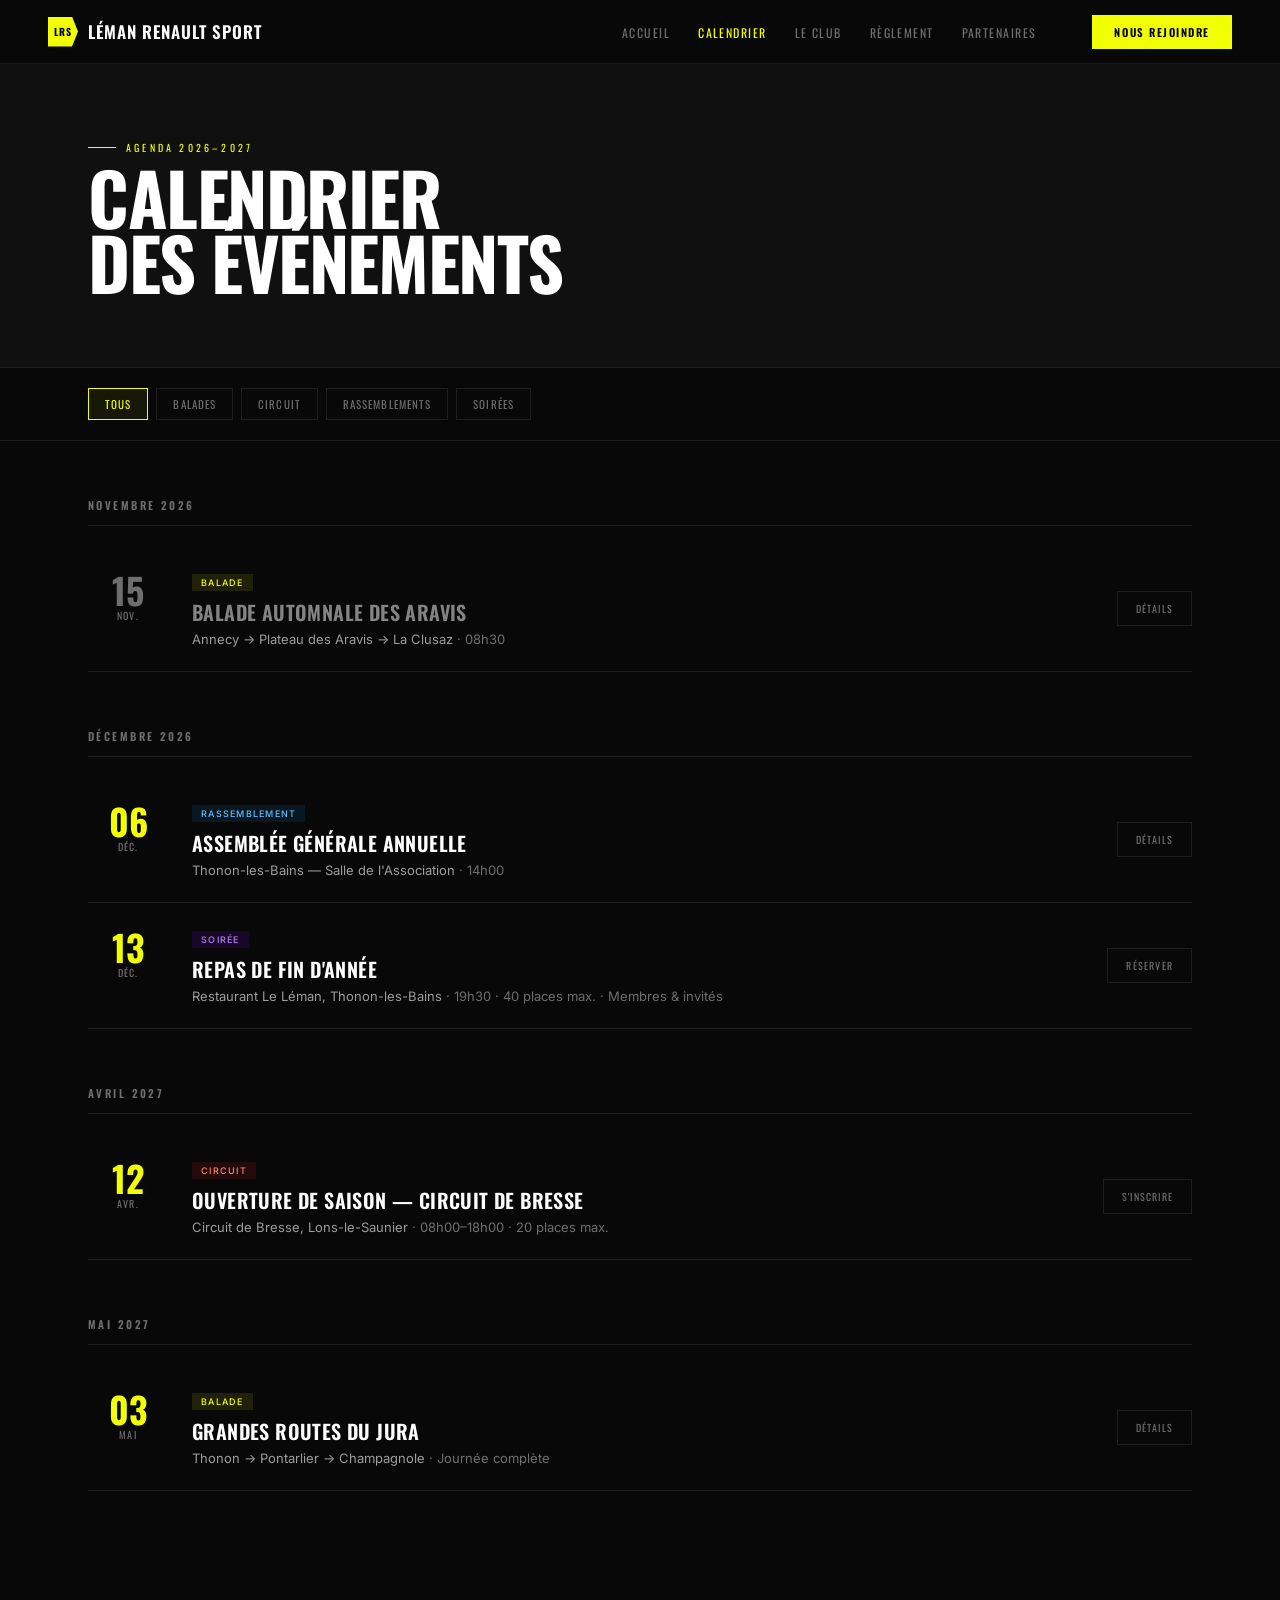
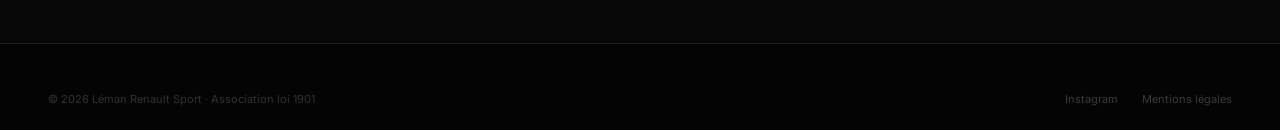
<file: calendrier.html>
<!DOCTYPE html>
<html lang="fr">
<head>
<meta charset="UTF-8">
<meta name="viewport" content="width=device-width, initial-scale=1.0">
<link rel="icon" type="image/png" href="assets/logo/logo_LRS.png">
<title>Calendrier — Léman Renault Sport</title>
<link rel="preconnect" href="https://fonts.googleapis.com">
<link rel="preconnect" href="https://fonts.gstatic.com" crossorigin>
<link href="https://fonts.googleapis.com/css2?family=Oswald:wght@300;400;500;600;700&family=Inter:wght@300;400;500;600&display=swap" rel="stylesheet">
<style>
:root {
  --bg: #080808; --surface: #101010; --surface-2: #161616;
  --fg: #ffffff; --muted: #6e6e6e; --border: #1e1e1e; --accent: #f1ff00;
}
*, *::before, *::after { box-sizing: border-box; margin: 0; padding: 0; }
body { background: var(--bg); color: var(--fg); font-family: 'Inter', system-ui, sans-serif; overflow-x: hidden; }

nav {
  position: fixed; top: 0; left: 0; right: 0; z-index: 200; height: 64px;
  display: flex; align-items: center; padding: 0 48px;
  background: rgba(8,8,8,0.9); backdrop-filter: blur(16px);
  border-bottom: 1px solid rgba(255,255,255,0.06);
}
.nav-logo {
  display: flex; align-items: center; gap: 10px; margin-right: auto;
  font-family: 'Oswald', sans-serif; font-size: 17px; font-weight: 600;
  letter-spacing: 0.06em; text-transform: uppercase; color: var(--fg); text-decoration: none;
}
.logo-badge {
  width: 30px; height: 30px; background: var(--accent);
  display: flex; align-items: center; justify-content: center;
  clip-path: polygon(0 0, 80% 0, 100% 50%, 80% 100%, 0 100%);
}
.logo-badge span { font-family: 'Oswald', sans-serif; font-size: 10px; font-weight: 700; color: #000; }
.nav-links { display: flex; align-items: center; gap: 28px; list-style: none; }
.nav-links a {
  font-family: 'Oswald', sans-serif; font-size: 12px; font-weight: 400;
  letter-spacing: 0.12em; text-transform: uppercase; color: var(--muted); text-decoration: none; transition: color 0.2s;
}
.nav-links a:hover { color: var(--fg); }
.nav-links a.active { color: var(--accent); }
.nav-join {
  margin-left: 28px; padding: 9px 22px; background: var(--accent); color: #000;
  font-family: 'Oswald', sans-serif; font-size: 11px; font-weight: 600;
  letter-spacing: 0.14em; text-transform: uppercase; text-decoration: none; transition: background 0.2s;
}
.nav-join:hover { background: #fff; }

/* PAGE HEADER */
.page-header {
  padding: 140px 0 72px;
  background: var(--surface);
  border-bottom: 1px solid var(--border);
}
.container { max-width: 1200px; margin: 0 auto; padding: 0 48px; }
.eyebrow {
  font-family: 'Oswald', sans-serif; font-size: 10px; font-weight: 400;
  letter-spacing: 0.32em; text-transform: uppercase; color: var(--accent);
  margin-bottom: 10px; display: flex; align-items: center; gap: 10px;
}
.eyebrow::before { content: ''; display: block; width: 28px; height: 1px; background: var(--accent); }
.page-title {
  font-family: 'Oswald', sans-serif;
  font-size: clamp(40px, 6vw, 72px); font-weight: 700;
  text-transform: uppercase; letter-spacing: -0.02em; line-height: 0.9;
}

/* FILTER BAR */
.filter-bar {
  background: var(--bg); padding: 20px 0;
  border-bottom: 1px solid var(--border); position: sticky; top: 64px; z-index: 100;
}
.filter-inner {
  display: flex; align-items: center; gap: 8px; flex-wrap: wrap;
}
.filter-btn {
  padding: 7px 16px;
  background: transparent; border: 1px solid var(--border); color: var(--muted);
  font-family: 'Oswald', sans-serif; font-size: 11px; font-weight: 400;
  letter-spacing: 0.1em; text-transform: uppercase;
  cursor: pointer; transition: all 0.2s;
}
.filter-btn:hover { border-color: rgba(255,255,255,0.3); color: var(--fg); }
.filter-btn.on { border-color: var(--accent); color: var(--accent); background: rgba(241,255,0,0.06); }

/* EVENTS LIST */
.events-section { padding: 56px 0 96px; }

.month-group { margin-bottom: 56px; }
.month-label {
  font-family: 'Oswald', sans-serif; font-size: 11px; font-weight: 600;
  letter-spacing: 0.22em; text-transform: uppercase; color: var(--muted);
  padding-bottom: 12px; border-bottom: 1px solid var(--border); margin-bottom: 20px;
}
.event-row {
  display: grid; grid-template-columns: 80px 1fr auto;
  align-items: start; gap: 24px;
  padding: 24px 0; border-bottom: 1px solid var(--border);
  transition: background 0.15s;
}
.event-row:hover { background: var(--surface); }
.event-row:hover .event-row-inner { transform: translateX(4px); }
.ev-date-block {
  text-align: center; padding-top: 2px;
}
.ev-day {
  font-family: 'Oswald', sans-serif; font-size: 36px; font-weight: 700;
  color: var(--accent); line-height: 1;
}
.ev-month-sm {
  font-family: 'Oswald', sans-serif; font-size: 10px; font-weight: 400;
  letter-spacing: 0.12em; text-transform: uppercase; color: var(--muted);
}
.event-row-inner { transition: transform 0.2s; }
.ev-type-tag {
  display: inline-block; margin-bottom: 6px;
  padding: 3px 9px;
  font-size: 9px; font-weight: 500; letter-spacing: 0.14em; text-transform: uppercase;
}
.tag-balade { background: rgba(241,255,0,0.1); color: var(--accent); }
.tag-circuit { background: rgba(237,28,36,0.12); color: #f86; }
.tag-rassemblement { background: rgba(0,136,203,0.12); color: #6bf; }
.tag-soiree { background: rgba(128,0,255,0.12); color: #b97fff; }
.ev-title {
  font-family: 'Oswald', sans-serif; font-size: 20px; font-weight: 600;
  text-transform: uppercase; letter-spacing: 0.02em; margin-bottom: 4px;
}
.ev-meta { font-size: 13px; color: var(--muted); }
.ev-meta strong { color: rgba(255,255,255,0.6); font-weight: 400; }
.ev-action {
  align-self: center;
  padding: 9px 18px;
  border: 1px solid var(--border); color: var(--muted);
  font-family: 'Oswald', sans-serif; font-size: 10px; font-weight: 400;
  letter-spacing: 0.12em; text-transform: uppercase; text-decoration: none;
  white-space: nowrap; transition: all 0.2s; flex-shrink: 0;
}
.ev-action:hover { border-color: var(--accent); color: var(--accent); }
.ev-past .ev-day { color: var(--muted); }
.ev-past .ev-title { color: rgba(255,255,255,0.5); }

/* FOOTER */
footer {
  background: #040404; border-top: 1px solid var(--border); padding: 48px 48px 24px;
}
.footer-bottom {
  max-width: 1200px; margin: 0 auto;
  display: flex; align-items: center; justify-content: space-between;
}
.footer-bottom p { font-size: 11px; color: rgba(255,255,255,0.18); }
.footer-bottom a { font-size: 11px; color: rgba(255,255,255,0.22); text-decoration: none; }

@media (max-width: 768px) {
  nav { padding: 0 24px; }
  .container { padding: 0 24px; }
  .page-header { padding: 112px 0 48px; }
  .event-row { grid-template-columns: 60px 1fr; }
  .ev-action { display: none; }
  footer { padding: 40px 24px 20px; }
  .filter-bar { padding: 16px 0; }
}
</style>
<link rel="stylesheet" href="mobile-nav.css">
</head>
<body>

<nav data-od-id="nav">
  <a href="index.html" class="nav-logo">
    <div class="logo-badge"><span>LRS</span></div>
    Léman Renault Sport
  </a>
  <ul class="nav-links" id="nav-links">
    <li><a href="index.html">Accueil</a></li>
    <li><a href="calendrier.html" class="active">Calendrier</a></li>
    <li><a href="notre-structure.html">Le Club</a></li>
    <li><a href="reglements.html">Règlement</a></li>
    <li><a href="partenaires.html">Partenaires</a></li>
    <li><a href="nous-rejoindre.html" class="nav-mobile-join">Nous Rejoindre</a></li>
  </ul>
  <a href="nous-rejoindre.html" class="nav-join">Nous Rejoindre</a>
  <button class="nav-burger" type="button" aria-label="Ouvrir le menu" aria-controls="nav-links" aria-expanded="false">
    <span></span><span></span><span></span>
  </button>
</nav>

<div class="page-header" data-od-id="page-header">
  <div class="container">
    <p class="eyebrow">Agenda 2026–2027</p>
    <h1 class="page-title">Calendrier<br>des événements</h1>
  </div>
</div>

<div class="filter-bar" data-od-id="filter-bar">
  <div class="container">
    <div class="filter-inner">
      <button class="filter-btn on">Tous</button>
      <button class="filter-btn">Balades</button>
      <button class="filter-btn">Circuit</button>
      <button class="filter-btn">Rassemblements</button>
      <button class="filter-btn">Soirées</button>
    </div>
  </div>
</div>

<div class="events-section">
  <div class="container">
    <div id="events-dynamic"></div>
  </div>
</div>

<footer>
  <div class="footer-bottom">
    <p>© 2026 Léman Renault Sport · Association loi 1901</p>
    <div style="display:flex;align-items:center;gap:24px;">
      <a href="https://ig.me/m/leman.renault.sport" target="_blank" rel="noopener">Instagram</a>
      <a href="reglements.html#cg">Mentions légales</a>
    </div>
  </div>
</footer>

<script>
(function () {
  var MONTHS = ['Janvier','Février','Mars','Avril','Mai','Juin','Juillet','Août','Septembre','Octobre','Novembre','Décembre'];
  var MONTHS_SH = ['Jan.','Fév.','Mar.','Avr.','Mai','Juin','Juil.','Août','Sep.','Oct.','Nov.','Déc.'];
  var TC = { balade:'tag-balade', circuit:'tag-circuit', rassemblement:'tag-rassemblement', soiree:'tag-soiree' };
  var TL = { balade:'Balade', circuit:'Circuit', rassemblement:'Rassemblement', soiree:'Soirée' };
  var AL = { balade:'Détails', circuit:'S\'inscrire', rassemblement:'Détails', soiree:'Réserver' };

  var DEFAULT = [
    { id:'e1', titre:'Balade Automnale des Aravis', date:'2026-11-15', heure:'08h30', lieu:'Annecy → Plateau des Aravis → La Clusaz', type:'balade', description:'', places_max:null },
    { id:'e2', titre:'Assemblée Générale Annuelle', date:'2026-12-06', heure:'14h00', lieu:'Thonon-les-Bains — Salle de l\'Association', type:'rassemblement', description:'', places_max:null },
    { id:'e3', titre:'Repas de Fin d\'Année', date:'2026-12-13', heure:'19h30', lieu:'Restaurant Le Léman, Thonon-les-Bains', type:'soiree', description:'Membres & invités', places_max:40 },
    { id:'e4', titre:'Ouverture de Saison — Circuit de Bresse', date:'2027-04-12', heure:'08h00–18h00', lieu:'Circuit de Bresse, Lons-le-Saunier', type:'circuit', description:'', places_max:20 },
    { id:'e5', titre:'Grandes Routes du Jura', date:'2027-05-03', heure:'', lieu:'Thonon → Pontarlier → Champagnole', type:'balade', description:'Journée complète', places_max:null }
  ];

  function load() {
    try { var d = JSON.parse(localStorage.getItem('lrs_evenements')); return d && d.length ? d : DEFAULT; }
    catch(e) { return DEFAULT; }
  }

  var all = load();
  var filter = 'tous';

  function render() {
    var c = document.getElementById('events-dynamic');
    var data = filter === 'tous' ? all : all.filter(function(e){ return e.type === filter; });
    if (!data.length) { c.innerHTML = '<p style="color:var(--muted);padding:56px 0;text-align:center;">Aucun événement pour ce filtre.</p>'; return; }

    var sorted = data.slice().sort(function(a,b){ return new Date(a.date) - new Date(b.date); });
    var groups = {}, order = [];
    var now = new Date();
    sorted.forEach(function(ev) {
      var d = new Date(ev.date); var k = d.getFullYear() + '-' + d.getMonth();
      if (!groups[k]) { groups[k] = { label: MONTHS[d.getMonth()] + ' ' + d.getFullYear(), events:[] }; order.push(k); }
      groups[k].events.push(ev);
    });

    var html = '';
    order.forEach(function(k) {
      var g = groups[k];
      html += '<div class="month-group"><div class="month-label">' + g.label + '</div>';
      g.events.forEach(function(ev) {
        var d = new Date(ev.date);
        var day = ('0' + d.getDate()).slice(-2);
        var mon = MONTHS_SH[d.getMonth()];
        var tc = TC[ev.type] || 'tag-balade';
        var tl = TL[ev.type] || ev.type;
        var al = AL[ev.type] || 'Détails';
        var past = d < now ? ' ev-past' : '';
        var meta = '<strong>' + ev.lieu + '</strong>';
        if (ev.heure) meta += ' · ' + ev.heure;
        if (ev.places_max) meta += ' · ' + ev.places_max + ' places max.';
        if (ev.description) meta += ' · ' + ev.description;
        html += '<div class="event-row' + past + '" data-type="' + ev.type + '">'
          + '<div class="ev-date-block"><div class="ev-day">' + day + '</div><div class="ev-month-sm">' + mon + '</div></div>'
          + '<div class="event-row-inner"><span class="ev-type-tag ' + tc + '">' + tl + '</span>'
          + '<div class="ev-title">' + ev.titre + '</div><div class="ev-meta">' + meta + '</div></div>'
          + '<a href="https://ig.me/m/leman.renault.sport" target="_blank" rel="noopener" class="ev-action">' + al + '</a></div>';
      });
      html += '</div>';
    });
    c.innerHTML = html;
  }

  var filterMap = { 'Tous':'tous', 'Balades':'balade', 'Circuit':'circuit', 'Rassemblements':'rassemblement', 'Soirées':'soiree' };
  document.querySelectorAll('.filter-btn').forEach(function(btn) {
    btn.addEventListener('click', function() {
      document.querySelectorAll('.filter-btn').forEach(function(b){ b.classList.remove('on'); });
      btn.classList.add('on');
      filter = filterMap[btn.textContent.trim()] || 'tous';
      render();
    });
  });

  render();
})();
</script>
<script src="mobile-nav.js"></script>
</body>
</html>
</file>
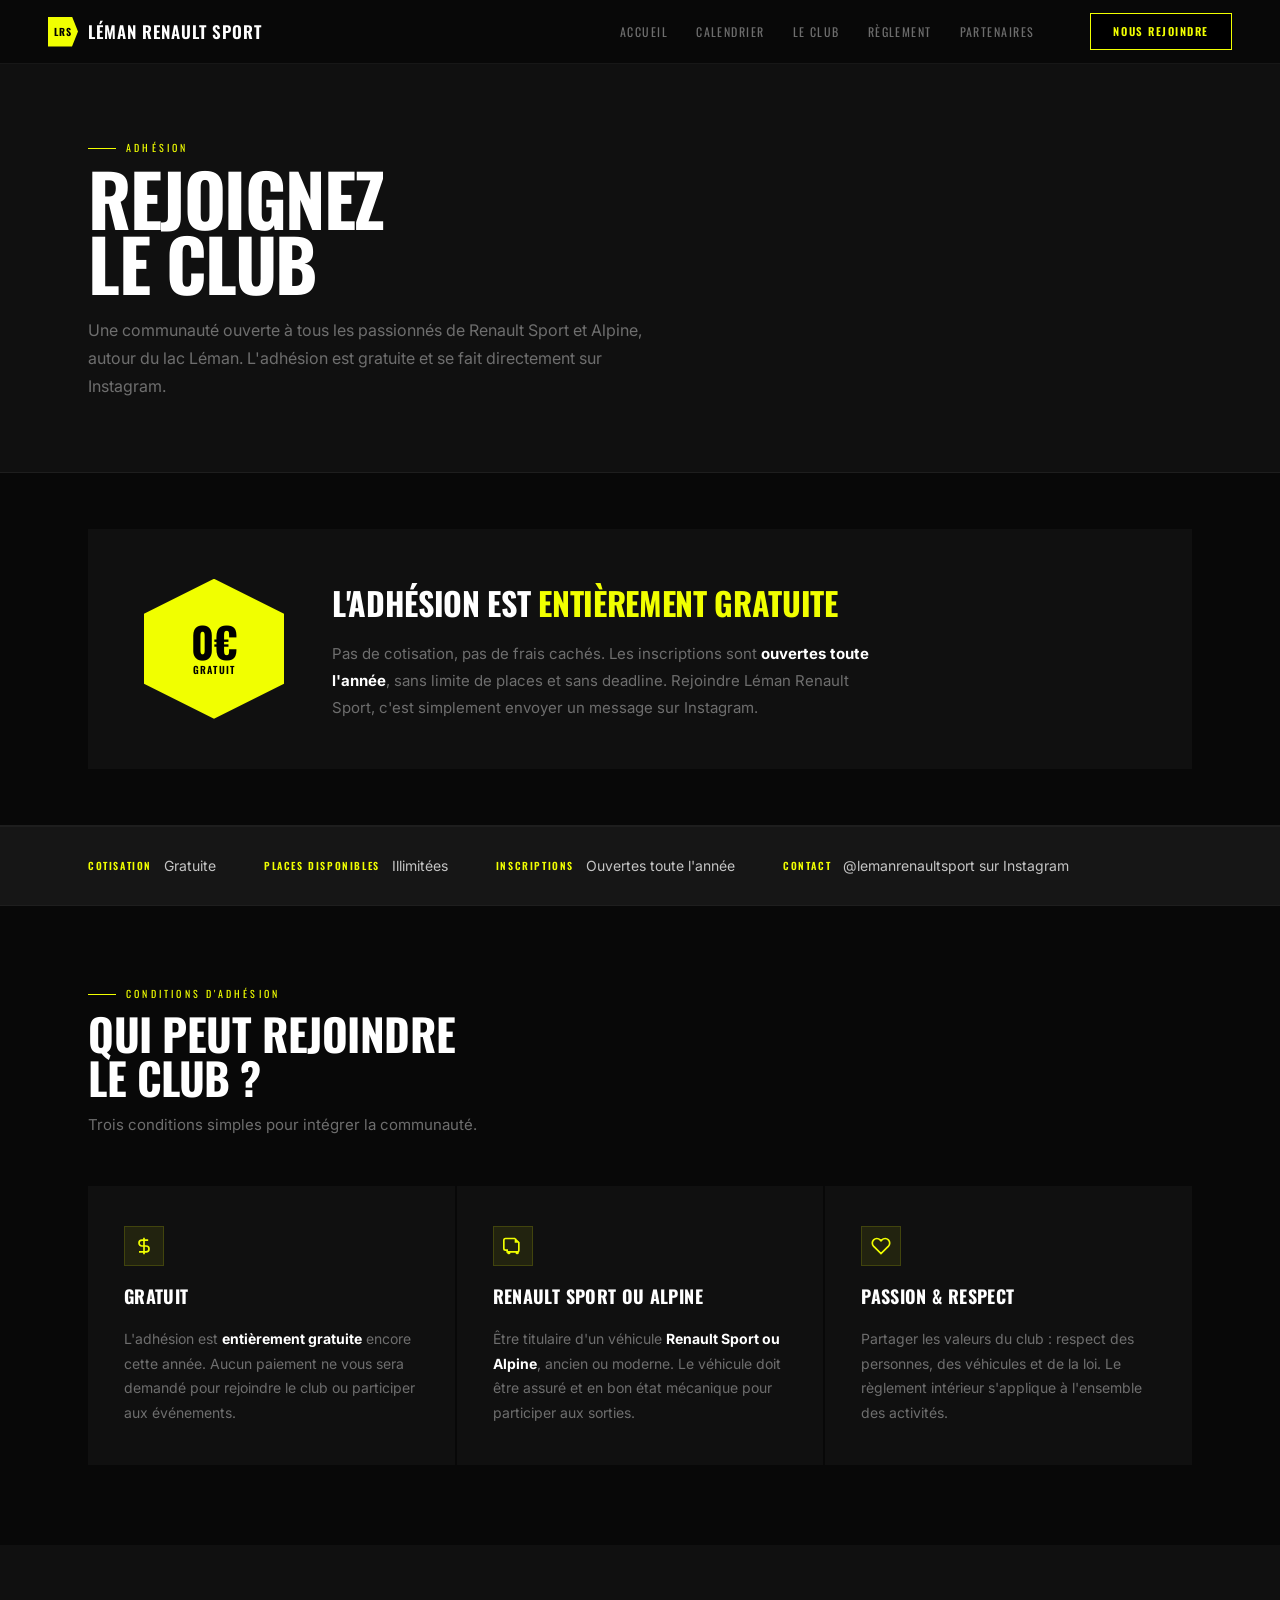
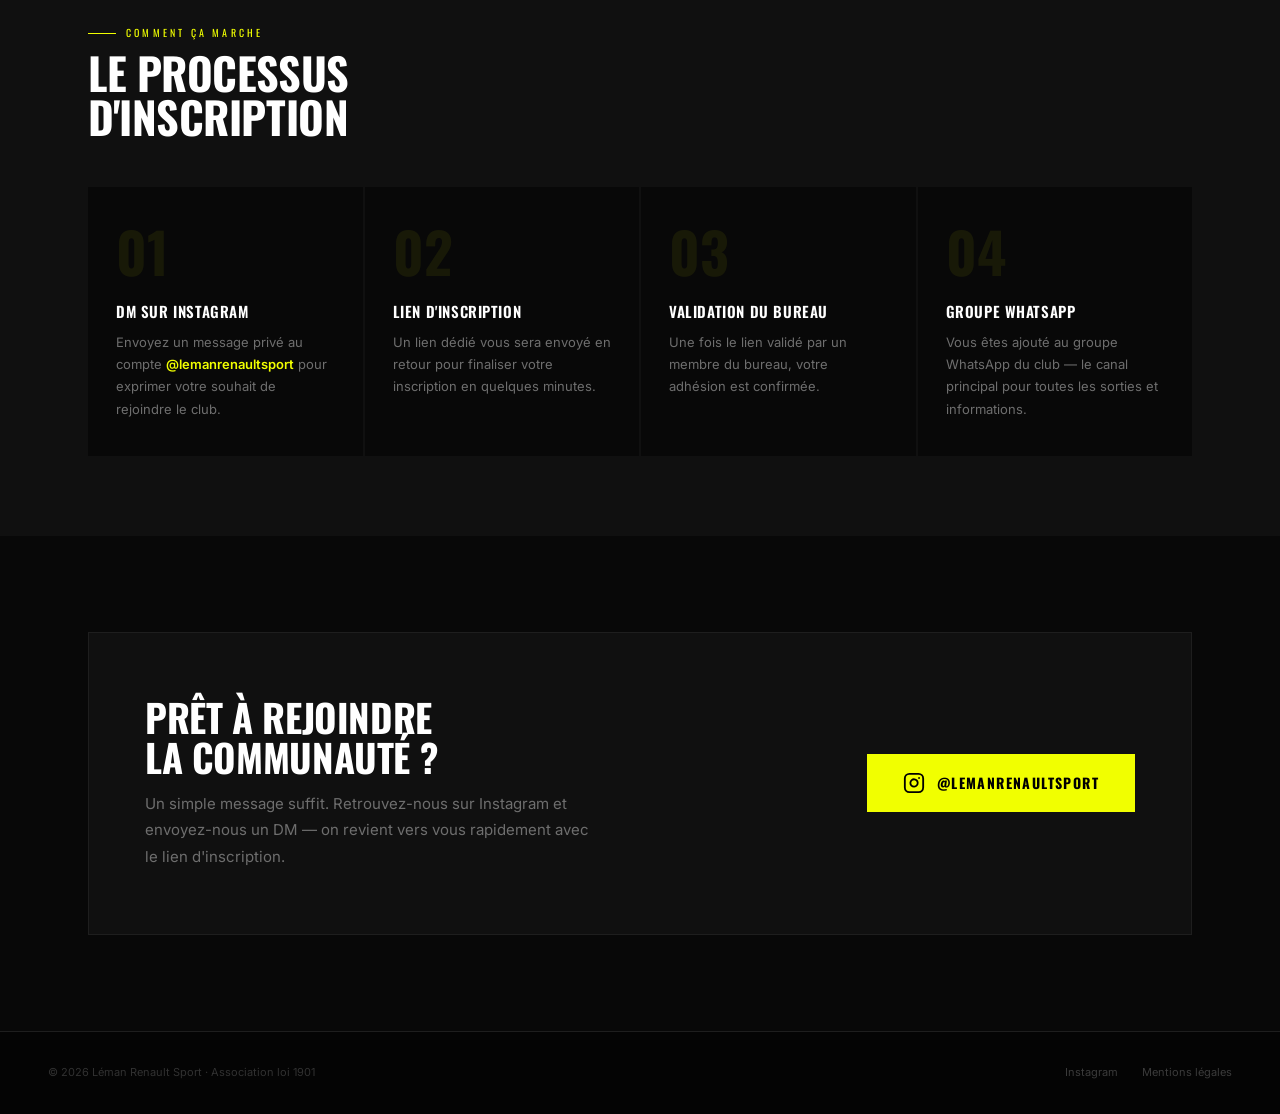
<file: nous-rejoindre.html>
<!DOCTYPE html>
<html lang="fr">
<head>
<meta charset="UTF-8">
<meta name="viewport" content="width=device-width, initial-scale=1.0">
<link rel="icon" type="image/png" href="assets/logo/logo_LRS.png">
<title>Nous Rejoindre — Léman Renault Sport</title>
<link rel="preconnect" href="https://fonts.googleapis.com">
<link rel="preconnect" href="https://fonts.gstatic.com" crossorigin>
<link href="https://fonts.googleapis.com/css2?family=Oswald:wght@300;400;500;600;700&family=Inter:wght@300;400;500;600&display=swap" rel="stylesheet">
<style>
:root {
  --bg: #080808; --surface: #101010; --surface-2: #161616;
  --fg: #ffffff; --muted: #6e6e6e; --border: #1e1e1e; --accent: #f1ff00;
}
*, *::before, *::after { box-sizing: border-box; margin: 0; padding: 0; }
body { background: var(--bg); color: var(--fg); font-family: 'Inter', system-ui, sans-serif; overflow-x: hidden; line-height: 1.6; }

nav {
  position: fixed; top: 0; left: 0; right: 0; z-index: 200; height: 64px;
  display: flex; align-items: center; padding: 0 48px;
  background: rgba(8,8,8,0.9); backdrop-filter: blur(16px);
  border-bottom: 1px solid rgba(255,255,255,0.06);
}
.nav-logo { display: flex; align-items: center; gap: 10px; margin-right: auto; font-family: 'Oswald', sans-serif; font-size: 17px; font-weight: 600; letter-spacing: 0.06em; text-transform: uppercase; color: var(--fg); text-decoration: none; }
.logo-badge { width: 30px; height: 30px; background: var(--accent); display: flex; align-items: center; justify-content: center; clip-path: polygon(0 0, 80% 0, 100% 50%, 80% 100%, 0 100%); }
.logo-badge span { font-family: 'Oswald', sans-serif; font-size: 10px; font-weight: 700; color: #000; }
.nav-links { display: flex; align-items: center; gap: 28px; list-style: none; }
.nav-links a { font-family: 'Oswald', sans-serif; font-size: 12px; font-weight: 400; letter-spacing: 0.12em; text-transform: uppercase; color: var(--muted); text-decoration: none; transition: color 0.2s; }
.nav-links a:hover { color: var(--fg); }
.nav-links a.active { color: var(--accent); }
.nav-join { margin-left: 28px; padding: 9px 22px; background: #000; color: var(--accent); border: 1px solid var(--accent); font-family: 'Oswald', sans-serif; font-size: 11px; font-weight: 600; letter-spacing: 0.14em; text-transform: uppercase; text-decoration: none; }

.container { max-width: 1200px; margin: 0 auto; padding: 0 48px; }
.eyebrow { font-family: 'Oswald', sans-serif; font-size: 10px; font-weight: 400; letter-spacing: 0.32em; text-transform: uppercase; color: var(--accent); margin-bottom: 10px; display: flex; align-items: center; gap: 10px; }
.eyebrow::before { content: ''; display: block; width: 28px; height: 1px; background: var(--accent); }

/* PAGE HEADER */
.page-header { padding: 140px 0 72px; background: var(--surface); border-bottom: 1px solid var(--border); }
.page-title { font-family: 'Oswald', sans-serif; font-size: clamp(40px, 6vw, 72px); font-weight: 700; text-transform: uppercase; letter-spacing: -0.02em; line-height: 0.9; margin-bottom: 20px; }
.page-lead { font-size: 16px; color: var(--muted); max-width: 560px; line-height: 1.75; }

/* FREE BADGE HERO */
.free-banner { padding: 56px 0; border-bottom: 1px solid var(--border); }
.free-inner {
  display: flex; align-items: center; gap: 48px;
  padding: 48px 56px; background: var(--surface);
}
.free-badge {
  flex-shrink: 0;
  width: 140px; height: 140px;
  background: var(--accent);
  display: flex; flex-direction: column; align-items: center; justify-content: center;
  clip-path: polygon(50% 0%, 100% 25%, 100% 75%, 50% 100%, 0% 75%, 0% 25%);
}
.free-badge-val { font-family: 'Oswald', sans-serif; font-size: 42px; font-weight: 700; color: #000; line-height: 1; }
.free-badge-label { font-family: 'Oswald', sans-serif; font-size: 10px; font-weight: 600; letter-spacing: 0.12em; text-transform: uppercase; color: #000; }
.free-text h2 { font-family: 'Oswald', sans-serif; font-size: 32px; font-weight: 700; text-transform: uppercase; letter-spacing: -0.01em; margin-bottom: 12px; }
.free-text p { font-size: 15px; color: var(--muted); line-height: 1.8; max-width: 560px; }
.free-text strong { color: var(--fg); }

/* CONDITIONS */
.conditions-section { padding: 80px 0; }
.sec-title { font-family: 'Oswald', sans-serif; font-size: clamp(28px, 3.5vw, 44px); font-weight: 700; text-transform: uppercase; letter-spacing: -0.01em; line-height: 1; margin-bottom: 12px; }
.sec-lead { font-size: 15px; color: var(--muted); max-width: 500px; line-height: 1.75; margin-bottom: 48px; }
.conditions-grid { display: grid; grid-template-columns: repeat(3, 1fr); gap: 2px; }
.condition-card { padding: 40px 36px; background: var(--surface); display: flex; flex-direction: column; gap: 16px; }
.condition-icon { width: 40px; height: 40px; display: flex; align-items: center; justify-content: center; background: rgba(241,255,0,0.08); border: 1px solid rgba(241,255,0,0.15); flex-shrink: 0; }
.condition-icon svg { stroke: var(--accent); }
.condition-card h3 { font-family: 'Oswald', sans-serif; font-size: 18px; font-weight: 700; text-transform: uppercase; letter-spacing: 0.02em; }
.condition-card p { font-size: 14px; color: var(--muted); line-height: 1.75; }
.condition-card strong { color: var(--fg); }

/* STEPS */
.steps-section { padding: 80px 0; background: var(--surface); }
.steps-grid { display: grid; grid-template-columns: repeat(4, 1fr); gap: 2px; margin-top: 48px; }
.step-card { padding: 36px 28px; background: var(--bg); position: relative; }
.step-connector {
  position: absolute; top: 54px; right: -1px; width: 2px; height: 28px;
  background: var(--border);
}
.step-n { font-family: 'Oswald', sans-serif; font-size: 56px; font-weight: 700; color: rgba(241,255,0,0.07); line-height: 1; margin-bottom: 20px; }
.step-card h3 { font-family: 'Oswald', sans-serif; font-size: 15px; font-weight: 600; text-transform: uppercase; letter-spacing: 0.04em; margin-bottom: 8px; }
.step-card p { font-size: 13px; color: var(--muted); line-height: 1.7; }
.step-accent { color: var(--accent); font-weight: 600; }

/* CTA INSTAGRAM */
.cta-section { padding: 96px 0; }
.cta-inner {
  display: grid; grid-template-columns: 1fr auto; gap: 64px; align-items: center;
  padding: 64px 56px; background: var(--surface); border: 1px solid var(--border);
}
.cta-text h2 { font-family: 'Oswald', sans-serif; font-size: clamp(28px, 3vw, 40px); font-weight: 700; text-transform: uppercase; letter-spacing: -0.01em; line-height: 1.05; margin-bottom: 14px; }
.cta-text p { font-size: 15px; color: var(--muted); line-height: 1.75; max-width: 460px; }
.cta-text p strong { color: var(--fg); }
.btn-instagram {
  display: inline-flex; align-items: center; gap: 12px;
  padding: 18px 36px; background: var(--accent); color: #000;
  font-family: 'Oswald', sans-serif; font-size: 14px; font-weight: 700;
  letter-spacing: 0.1em; text-transform: uppercase; text-decoration: none;
  white-space: nowrap; transition: background 0.18s;
}
.btn-instagram:hover { background: #fff; }
.btn-instagram svg { flex-shrink: 0; }

/* INFOS */
.infos-bar { background: var(--surface-2); border-top: 1px solid var(--border); border-bottom: 1px solid var(--border); padding: 28px 0; }
.infos-inner { display: flex; align-items: center; gap: 48px; flex-wrap: wrap; }
.info-item { display: flex; align-items: center; gap: 12px; }
.info-item-label { font-family: 'Oswald', sans-serif; font-size: 10px; font-weight: 600; letter-spacing: 0.16em; text-transform: uppercase; color: var(--accent); }
.info-item-val { font-size: 14px; color: rgba(255,255,255,0.75); }

footer { background: #040404; border-top: 1px solid var(--border); padding: 32px 48px; }
.footer-bottom { max-width: 1200px; margin: 0 auto; display: flex; align-items: center; justify-content: space-between; }
.footer-bottom p { font-size: 11px; color: rgba(255,255,255,0.18); }
.footer-bottom a { font-size: 11px; color: rgba(255,255,255,0.22); text-decoration: none; }

@media (max-width: 1024px) {
  .conditions-grid { grid-template-columns: 1fr 1fr; }
  .steps-grid { grid-template-columns: 1fr 1fr; }
  .cta-inner { grid-template-columns: 1fr; gap: 36px; }
  .free-inner { flex-direction: column; gap: 32px; }
}
@media (max-width: 768px) {
  nav { padding: 0 24px; }
  .container { padding: 0 24px; }
  .page-header { padding: 112px 0 48px; }
  .conditions-grid { grid-template-columns: 1fr; }
  .free-inner { padding: 36px 28px; }
  .cta-inner { padding: 40px 28px; }
  .infos-inner { gap: 28px; }
  footer { padding: 28px 24px; }
}
</style>
<link rel="stylesheet" href="mobile-nav.css">
</head>
<body>

<nav data-od-id="nav">
  <a href="index.html" class="nav-logo">
    <div class="logo-badge"><span>LRS</span></div>
    Léman Renault Sport
  </a>
  <ul class="nav-links" id="nav-links">
    <li><a href="index.html">Accueil</a></li>
    <li><a href="calendrier.html">Calendrier</a></li>
    <li><a href="notre-structure.html">Le Club</a></li>
    <li><a href="reglements.html">Règlement</a></li>
    <li><a href="partenaires.html">Partenaires</a></li>
    <li><a href="nous-rejoindre.html" class="nav-mobile-join active">Nous Rejoindre</a></li>
  </ul>
  <a href="nous-rejoindre.html" class="nav-join">Nous Rejoindre</a>
  <button class="nav-burger" type="button" aria-label="Ouvrir le menu" aria-controls="nav-links" aria-expanded="false">
    <span></span><span></span><span></span>
  </button>
</nav>

<div class="page-header" data-od-id="page-header">
  <div class="container">
    <p class="eyebrow">Adhésion</p>
    <h1 class="page-title">Rejoignez<br>le club</h1>
    <p class="page-lead">Une communauté ouverte à tous les passionnés de Renault Sport et Alpine, autour du lac Léman. L'adhésion est gratuite et se fait directement sur Instagram.</p>
  </div>
</div>

<!-- GRATUIT -->
<div class="free-banner" data-od-id="free-banner">
  <div class="container">
    <div class="free-inner">
      <div class="free-badge">
        <div class="free-badge-val">0€</div>
        <div class="free-badge-label">Gratuit</div>
      </div>
      <div class="free-text">
        <h2>L'adhésion est <span style="color:var(--accent);">entièrement gratuite</span></h2>
        <p>Pas de cotisation, pas de frais cachés. Les inscriptions sont <strong>ouvertes toute l'année</strong>, sans limite de places et sans deadline. Rejoindre Léman Renault Sport, c'est simplement envoyer un message sur Instagram.</p>
      </div>
    </div>
  </div>
</div>

<!-- INFOS RAPIDES -->
<div class="infos-bar" data-od-id="infos-bar">
  <div class="container">
    <div class="infos-inner">
      <div class="info-item">
        <div class="info-item-label">Cotisation</div>
        <div class="info-item-val">Gratuite</div>
      </div>
      <div class="info-item">
        <div class="info-item-label">Places disponibles</div>
        <div class="info-item-val">Illimitées</div>
      </div>
      <div class="info-item">
        <div class="info-item-label">Inscriptions</div>
        <div class="info-item-val">Ouvertes toute l'année</div>
      </div>
      <div class="info-item">
        <div class="info-item-label">Contact</div>
        <div class="info-item-val">@lemanrenaultsport sur Instagram</div>
      </div>
    </div>
  </div>
</div>

<!-- CONDITIONS -->
<div class="conditions-section" data-od-id="conditions">
  <div class="container">
    <p class="eyebrow">Conditions d'adhésion</p>
    <h2 class="sec-title">Qui peut rejoindre<br>le club ?</h2>
    <p class="sec-lead">Trois conditions simples pour intégrer la communauté.</p>
    <div class="conditions-grid">
      <div class="condition-card" data-od-id="condition-gratuit">
        <div class="condition-icon">
          <svg width="20" height="20" viewBox="0 0 24 24" fill="none" stroke-width="2"><path d="M12 2v20M17 5H9.5a3.5 3.5 0 000 7h5a3.5 3.5 0 010 7H6"/></svg>
        </div>
        <h3>Gratuit</h3>
        <p>L'adhésion est <strong>entièrement gratuite</strong> encore cette année. Aucun paiement ne vous sera demandé pour rejoindre le club ou participer aux événements.</p>
      </div>
      <div class="condition-card" data-od-id="condition-vehicule">
        <div class="condition-icon">
          <svg width="20" height="20" viewBox="0 0 24 24" fill="none" stroke-width="2"><path d="M5 17H3a2 2 0 01-2-2V5a2 2 0 012-2h11l5 5v9a2 2 0 01-2 2H5zM19 7h-4V3"/><circle cx="7" cy="20" r="1"/><circle cx="17" cy="20" r="1"/></svg>
        </div>
        <h3>Renault Sport ou Alpine</h3>
        <p>Être titulaire d'un véhicule <strong>Renault Sport ou Alpine</strong>, ancien ou moderne. Le véhicule doit être assuré et en bon état mécanique pour participer aux sorties.</p>
      </div>
      <div class="condition-card" data-od-id="condition-passion">
        <div class="condition-icon">
          <svg width="20" height="20" viewBox="0 0 24 24" fill="none" stroke-width="2"><path d="M20.84 4.61a5.5 5.5 0 00-7.78 0L12 5.67l-1.06-1.06a5.5 5.5 0 00-7.78 7.78l1.06 1.06L12 21.23l7.78-7.78 1.06-1.06a5.5 5.5 0 000-7.78z"/></svg>
        </div>
        <h3>Passion & respect</h3>
        <p>Partager les valeurs du club : respect des personnes, des véhicules et de la loi. Le règlement intérieur s'applique à l'ensemble des activités.</p>
      </div>
    </div>
  </div>
</div>

<!-- PROCESSUS -->
<div class="steps-section" data-od-id="steps">
  <div class="container">
    <p class="eyebrow">Comment ça marche</p>
    <h2 class="sec-title">Le processus<br>d'inscription</h2>
    <div class="steps-grid">
      <div class="step-card" data-od-id="step-1">
        <div class="step-n">01</div>
        <h3>DM sur Instagram</h3>
        <p>Envoyez un message privé au compte <span class="step-accent">@lemanrenaultsport</span> pour exprimer votre souhait de rejoindre le club.</p>
      </div>
      <div class="step-card" data-od-id="step-2">
        <div class="step-n">02</div>
        <h3>Lien d'inscription</h3>
        <p>Un lien dédié vous sera envoyé en retour pour finaliser votre inscription en quelques minutes.</p>
      </div>
      <div class="step-card" data-od-id="step-3">
        <div class="step-n">03</div>
        <h3>Validation du bureau</h3>
        <p>Une fois le lien validé par un membre du bureau, votre adhésion est confirmée.</p>
      </div>
      <div class="step-card" data-od-id="step-4">
        <div class="step-n">04</div>
        <h3>Groupe WhatsApp</h3>
        <p>Vous êtes ajouté au groupe WhatsApp du club — le canal principal pour toutes les sorties et informations.</p>
      </div>
    </div>
  </div>
</div>

<!-- CTA INSTAGRAM -->
<div class="cta-section" data-od-id="cta">
  <div class="container">
    <div class="cta-inner">
      <div class="cta-text">
        <h2>Prêt à rejoindre<br>la communauté ?</h2>
        <p>Un simple message suffit. Retrouvez-nous sur Instagram et envoyez-nous un DM — on revient vers vous rapidement avec le lien d'inscription.</p>
      </div>
      <a href="https://ig.me/m/leman.renault.sport" target="_blank" rel="noopener" class="btn-instagram" data-od-id="cta-instagram">
        <svg width="22" height="22" viewBox="0 0 24 24" fill="none" stroke="currentColor" stroke-width="2" stroke-linecap="round" stroke-linejoin="round"><rect x="2" y="2" width="20" height="20" rx="5"/><path d="M16 11.37A4 4 0 1112.63 8 4 4 0 0116 11.37z"/><line x1="17.5" y1="6.5" x2="17.51" y2="6.5"/></svg>
        @lemanrenaultsport
      </a>
    </div>
  </div>
</div>

<footer>
  <div class="footer-bottom">
    <p>© 2026 Léman Renault Sport · Association loi 1901</p>
    <div style="display:flex;align-items:center;gap:24px;">
      <a href="https://ig.me/m/leman.renault.sport" target="_blank" rel="noopener">Instagram</a>
      <a href="reglements.html#cg">Mentions légales</a>
    </div>
  </div>
</footer>

<script src="mobile-nav.js"></script>
</body>
</html>
</file>
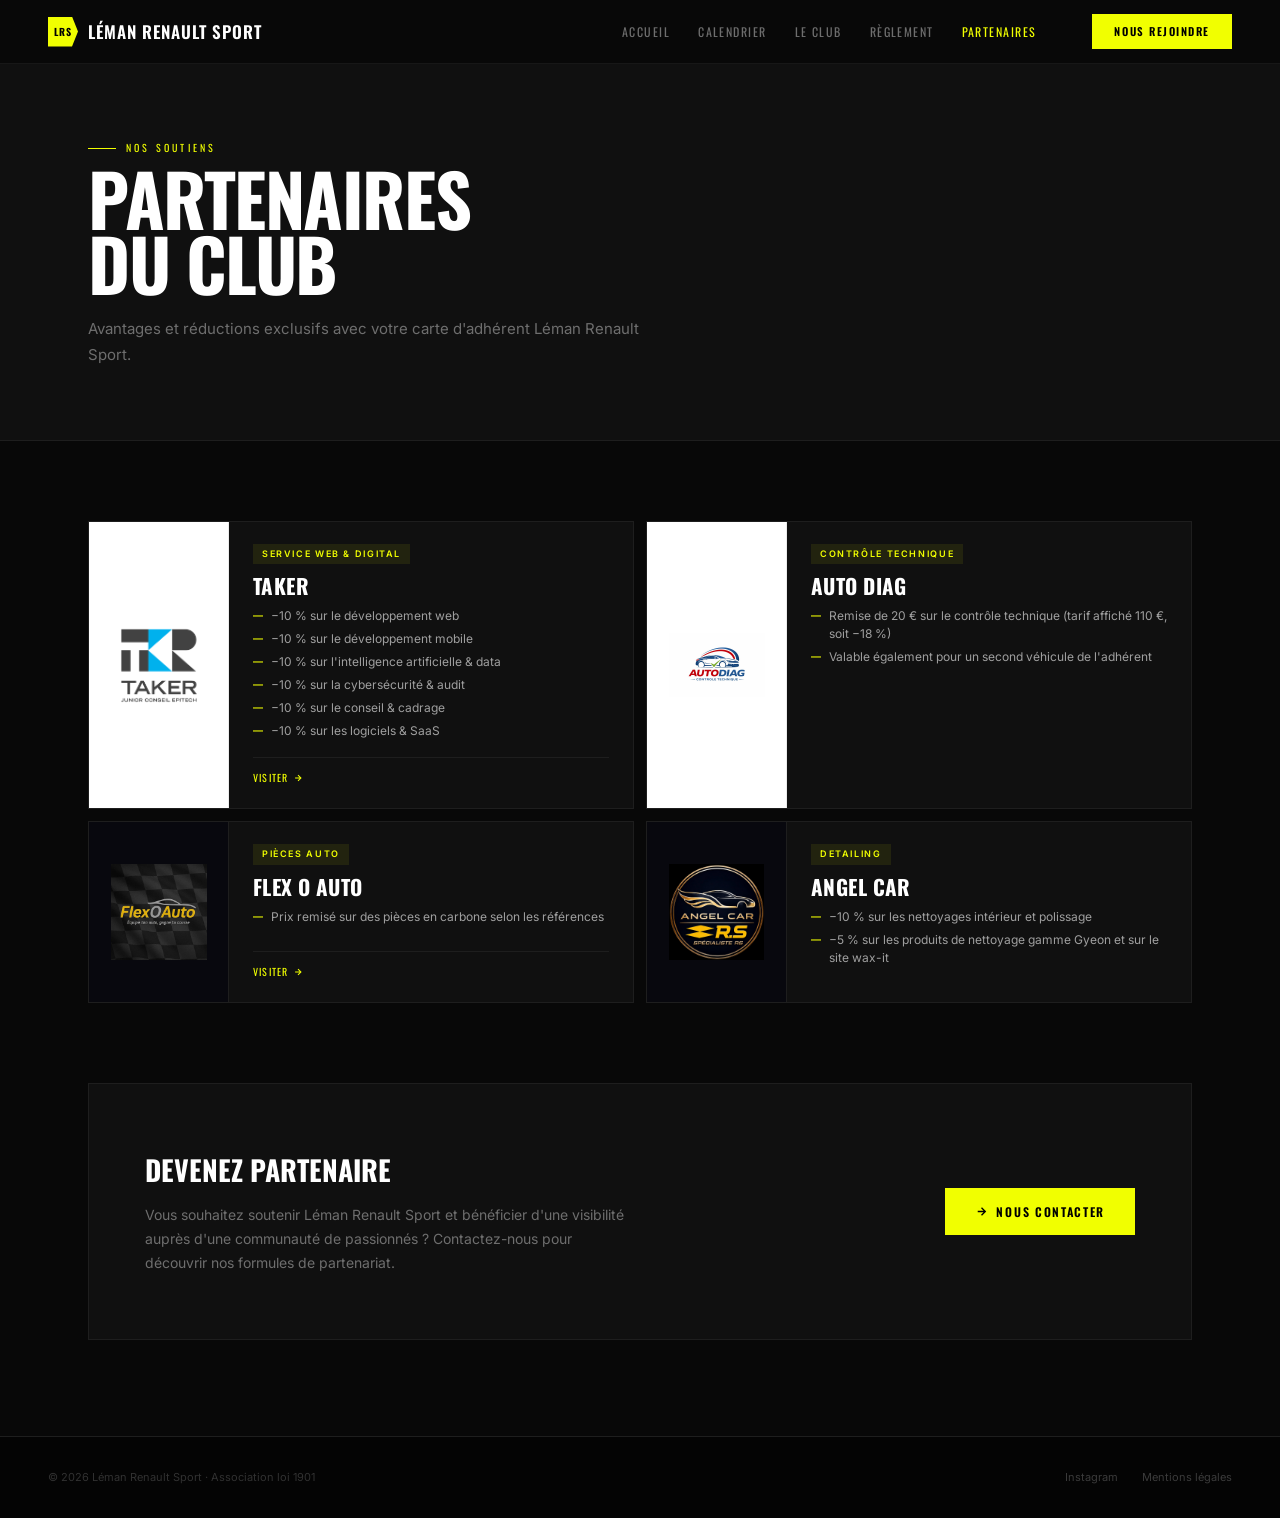
<file: partenaires.html>
<!DOCTYPE html>
<html lang="fr">
<head>
<meta charset="UTF-8">
<meta name="viewport" content="width=device-width, initial-scale=1.0">
<link rel="icon" type="image/png" href="assets/logo/logo_LRS.png">
<title>Partenaires — Léman Renault Sport</title>
<link rel="preconnect" href="https://fonts.googleapis.com">
<link rel="preconnect" href="https://fonts.gstatic.com" crossorigin>
<link href="https://fonts.googleapis.com/css2?family=Oswald:wght@300;400;500;600;700&family=Inter:wght@300;400;500;600&display=swap" rel="stylesheet">
<style>
:root { --bg: #080808; --surface: #101010; --surface-2: #161616; --fg: #ffffff; --muted: #6e6e6e; --border: #1e1e1e; --accent: #f1ff00; }
*, *::before, *::after { box-sizing: border-box; margin: 0; padding: 0; }
body { background: var(--bg); color: var(--fg); font-family: 'Inter', system-ui, sans-serif; overflow-x: hidden; line-height: 1.6; }

nav { position: fixed; top: 0; left: 0; right: 0; z-index: 200; height: 64px; display: flex; align-items: center; padding: 0 48px; background: rgba(8,8,8,0.9); backdrop-filter: blur(16px); border-bottom: 1px solid rgba(255,255,255,0.06); }
.nav-logo { display: flex; align-items: center; gap: 10px; margin-right: auto; font-family: 'Oswald', sans-serif; font-size: 17px; font-weight: 600; letter-spacing: 0.06em; text-transform: uppercase; color: var(--fg); text-decoration: none; }
.logo-badge { width: 30px; height: 30px; background: var(--accent); display: flex; align-items: center; justify-content: center; clip-path: polygon(0 0, 80% 0, 100% 50%, 80% 100%, 0 100%); }
.logo-badge span { font-family: 'Oswald', sans-serif; font-size: 10px; font-weight: 700; color: #000; }
.nav-links { display: flex; align-items: center; gap: 28px; list-style: none; }
.nav-links a { font-family: 'Oswald', sans-serif; font-size: 12px; font-weight: 400; letter-spacing: 0.12em; text-transform: uppercase; color: var(--muted); text-decoration: none; transition: color 0.2s; }
.nav-links a:hover { color: var(--fg); }
.nav-links a.active { color: var(--accent); }
.nav-join { margin-left: 28px; padding: 9px 22px; background: var(--accent); color: #000; font-family: 'Oswald', sans-serif; font-size: 11px; font-weight: 600; letter-spacing: 0.14em; text-transform: uppercase; text-decoration: none; transition: background 0.2s; }
.nav-join:hover { background: #fff; }

.container { max-width: 1200px; margin: 0 auto; padding: 0 48px; }
.eyebrow { font-family: 'Oswald', sans-serif; font-size: 10px; font-weight: 400; letter-spacing: 0.32em; text-transform: uppercase; color: var(--accent); margin-bottom: 10px; display: flex; align-items: center; gap: 10px; }
.eyebrow::before { content: ''; display: block; width: 28px; height: 1px; background: var(--accent); }

.page-header { padding: 140px 0 72px; background: var(--surface); border-bottom: 1px solid var(--border); }
.page-title { font-family: 'Oswald', sans-serif; font-size: clamp(40px, 6vw, 72px); font-weight: 700; text-transform: uppercase; letter-spacing: -0.02em; line-height: 0.9; margin-bottom: 20px; }
.page-lead { font-size: 15px; color: var(--muted); max-width: 560px; line-height: 1.75; }

/* PARTNERS */
.partners-section { padding: 80px 0 96px; }
.partners-grid { display: grid; grid-template-columns: repeat(2, 1fr); gap: 12px; margin-bottom: 56px; }

.partner-card {
  background: var(--surface);
  display: grid;
  grid-template-columns: 140px 1fr;
  border: 1px solid var(--border);
  overflow: hidden;
  position: relative;
  transition: border-color 0.25s, background 0.25s;
}
.partner-card:hover { border-color: rgba(241,255,0,0.35); background: var(--surface-2); }
.partner-card::before {
  content: '';
  position: absolute; left: 0; top: 0; bottom: 0; width: 3px;
  background: var(--accent);
  transform: scaleY(0); transform-origin: bottom;
  transition: transform 0.3s;
  z-index: 1;
}
.partner-card:hover::before { transform: scaleY(1); }

.partner-logo-panel {
  background: #ffffff;
  display: flex; align-items: center; justify-content: center;
  padding: 24px 20px;
  border-right: 1px solid rgba(0,0,0,0.08);
  min-height: 180px;
}
.partner-logo-panel.logo-dark {
  background: #08080e;
  border-right-color: var(--border);
}
.partner-logo-panel img { width: 100%; max-width: 96px; max-height: 96px; object-fit: contain; }
.partner-logo-panel-placeholder {
  background: var(--surface-2);
  display: flex; align-items: center; justify-content: center;
  border-right: 1px solid var(--border);
}
.partner-logo-panel-placeholder span { font-family: 'Oswald', sans-serif; font-size: 9px; letter-spacing: 0.14em; text-transform: uppercase; color: var(--muted); }

.partner-info { padding: 22px 24px 22px; display: flex; flex-direction: column; gap: 11px; }
.partner-tag { display: inline-block; padding: 3px 9px; background: rgba(241,255,0,0.08); color: var(--accent); font-size: 9px; font-weight: 600; letter-spacing: 0.18em; text-transform: uppercase; width: fit-content; }
.partner-info h3 { font-family: 'Oswald', sans-serif; font-size: 21px; font-weight: 700; text-transform: uppercase; letter-spacing: 0.02em; color: var(--fg); line-height: 1; margin: 0; }

.partner-avantages { list-style: none; display: flex; flex-direction: column; gap: 5px; flex: 1; }
.partner-avantages li {
  font-size: 12px; color: rgba(255,255,255,0.6); line-height: 1.5;
  display: flex; align-items: flex-start; gap: 8px;
}
.partner-avantages li::before { content: '—'; color: var(--accent); flex-shrink: 0; font-size: 10px; margin-top: 1px; font-weight: 600; }

.partner-footer { display: flex; align-items: center; gap: 16px; margin-top: 6px; padding-top: 12px; border-top: 1px solid var(--border); flex-wrap: wrap; }
.partner-site {
  font-size: 10px; color: var(--accent); text-decoration: none;
  display: inline-flex; align-items: center; gap: 5px;
  font-family: 'Oswald', sans-serif; letter-spacing: 0.12em; text-transform: uppercase;
  transition: opacity 0.2s;
}
.partner-site:hover { opacity: 0.7; }
.partner-contact-info { font-size: 11px; color: var(--muted); line-height: 1.6; }
.partner-contact-info a { color: var(--muted); text-decoration: none; transition: color 0.2s; }
.partner-contact-info a:hover { color: var(--fg); }

/* BECOME PARTNER */
.become-partner { margin-top: 80px; padding: 64px 56px; background: var(--surface); border: 1px solid var(--border); display: grid; grid-template-columns: 1fr auto; gap: 48px; align-items: center; }
.become-partner h2 { font-family: 'Oswald', sans-serif; font-size: 28px; font-weight: 700; text-transform: uppercase; margin-bottom: 10px; }
.become-partner p { font-size: 14px; color: var(--muted); line-height: 1.7; max-width: 480px; }
.btn-primary { display: inline-flex; align-items: center; gap: 8px; padding: 14px 30px; background: var(--accent); color: #000; font-family: 'Oswald', sans-serif; font-size: 12px; font-weight: 600; letter-spacing: 0.14em; text-transform: uppercase; text-decoration: none; white-space: nowrap; transition: background 0.18s; }
.btn-primary:hover { background: #fff; }

footer { background: #040404; border-top: 1px solid var(--border); padding: 32px 48px; }
.footer-bottom { max-width: 1200px; margin: 0 auto; display: flex; align-items: center; justify-content: space-between; }
.footer-bottom p { font-size: 11px; color: rgba(255,255,255,0.18); }
.footer-bottom a { font-size: 11px; color: rgba(255,255,255,0.22); text-decoration: none; }

@media (max-width: 1024px) {
  .become-partner { grid-template-columns: 1fr; }
}
@media (max-width: 768px) {
  nav { padding: 0 24px; }
  .container { padding: 0 24px; }
  .page-header { padding: 112px 0 48px; }
  .partners-grid { grid-template-columns: 1fr; }
  .partner-card { grid-template-columns: 110px 1fr; }
  .partner-logo-panel { min-height: 140px; padding: 18px 14px; }
  .partner-info { padding: 16px 18px; }
  .become-partner { padding: 40px 28px; }
  footer { padding: 28px 24px; }
}
</style>
<link rel="stylesheet" href="mobile-nav.css">
</head>
<body>

<nav data-od-id="nav">
  <a href="index.html" class="nav-logo">
    <div class="logo-badge"><span>LRS</span></div>
    Léman Renault Sport
  </a>
  <ul class="nav-links" id="nav-links">
    <li><a href="index.html">Accueil</a></li>
    <li><a href="calendrier.html">Calendrier</a></li>
    <li><a href="notre-structure.html">Le Club</a></li>
    <li><a href="reglements.html">Règlement</a></li>
    <li><a href="partenaires.html" class="active">Partenaires</a></li>
    <li><a href="nous-rejoindre.html" class="nav-mobile-join">Nous Rejoindre</a></li>
  </ul>
  <a href="nous-rejoindre.html" class="nav-join">Nous Rejoindre</a>
  <button class="nav-burger" type="button" aria-label="Ouvrir le menu" aria-controls="nav-links" aria-expanded="false">
    <span></span><span></span><span></span>
  </button>
</nav>

<div class="page-header" data-od-id="page-header">
  <div class="container">
    <p class="eyebrow">Nos soutiens</p>
    <h1 class="page-title">Partenaires<br>du club</h1>
    <p class="page-lead">Avantages et réductions exclusifs avec votre carte d'adhérent Léman Renault Sport.</p>
  </div>
</div>

<div class="partners-section" data-od-id="partners">
  <div class="container">

    <div id="partners-dynamic"></div>

    <div class="become-partner" data-od-id="become-partner">
      <div>
        <h2>Devenez partenaire</h2>
        <p>Vous souhaitez soutenir Léman Renault Sport et bénéficier d'une visibilité auprès d'une communauté de passionnés ? Contactez-nous pour découvrir nos formules de partenariat.</p>
      </div>
      <a href="mailto:lemanrenaultsport@gmail.com?subject=Partenariat" class="btn-primary">
        <svg width="13" height="13" viewBox="0 0 24 24" fill="none" stroke="currentColor" stroke-width="2.5"><path d="M5 12h14M12 5l7 7-7 7"/></svg>
        Nous contacter
      </a>
    </div>

  </div>
</div>

<script>
(function () {
  var DEFAULT = [
    {
      id:'p1', nom:'Taker', categorie:'Service web & digital',
      avantages:[
        '−10 % sur le développement web',
        '−10 % sur le développement mobile',
        '−10 % sur l\'intelligence artificielle & data',
        '−10 % sur la cybersécurité & audit',
        '−10 % sur le conseil & cadrage',
        '−10 % sur les logiciels & SaaS'
      ],
      url:'https://www.juniortaker.com',
      logo:'assets/logo-partenaire/logo_taker.png', darkLogo: false
    },
    {
      id:'p2', nom:'Auto Diag', categorie:'Contrôle Technique',
      avantages:[
        'Remise de 20 € sur le contrôle technique (tarif affiché 110 €, soit −18 %)',
        'Valable également pour un second véhicule de l\'adhérent'
      ],
      url:'#', contact:'',
      logo:'assets/logo-partenaire/logo_autodiag.png', darkLogo: false
    },
    {
      id:'p3', nom:'Flex O Auto', categorie:'Pièces auto',
      avantages:[
        'Prix remisé sur des pièces en carbone selon les références'
      ],
      url:'https://flexoauto.fr', contact:'',
      logo:'assets/logo-partenaire/logo_flexOauto.jpg', darkLogo: true
    },
    {
      id:'p4', nom:'Angel Car', categorie:'Detailing',
      avantages:[
        '−10 % sur les nettoyages intérieur et polissage',
        '−5 % sur les produits de nettoyage gamme Gyeon et sur le site wax-it'
      ],
      url:'#', contact:'',
      logo:'assets/logo-partenaire/logo_angelCar.png', darkLogo: true
    }
  ];

  var partners = DEFAULT;
  var html = '<div class="partners-grid">';

  partners.forEach(function(p) {
    var logoHtml = p.logo
      ? '<div class="partner-logo-panel' + (p.darkLogo ? ' logo-dark' : '') + '"><img src="' + p.logo + '" alt="' + p.nom + '"></div>'
      : '<div class="partner-logo-panel partner-logo-panel-placeholder"><span>Logo</span></div>';

    var avHtml = '<ul class="partner-avantages">'
      + p.avantages.map(function(a){ return '<li>' + a + '</li>'; }).join('')
      + '</ul>';

    var footerParts = [];
    if (p.url && p.url !== '#') {
      footerParts.push('<a href="' + p.url + '" target="_blank" rel="noopener" class="partner-site">Visiter <svg width="10" height="10" viewBox="0 0 24 24" fill="none" stroke="currentColor" stroke-width="2.5"><path d="M5 12h14M12 5l7 7-7 7"/></svg></a>');
    }
    if (p.contact) {
      footerParts.push('<span class="partner-contact-info">' + p.contact + '</span>');
    }
    var footerHtml = footerParts.length ? '<div class="partner-footer">' + footerParts.join('') + '</div>' : '';

    html += '<div class="partner-card">'
      + logoHtml
      + '<div class="partner-info">'
      + '<span class="partner-tag">' + p.categorie + '</span>'
      + '<h3>' + p.nom + '</h3>'
      + avHtml
      + footerHtml
      + '</div></div>';
  });

  html += '</div>';
  document.getElementById('partners-dynamic').innerHTML = html;
})();
</script>

<footer>
  <div class="footer-bottom">
    <p>© 2026 Léman Renault Sport · Association loi 1901</p>
    <div style="display:flex;align-items:center;gap:24px;">
      <a href="https://ig.me/m/leman.renault.sport" target="_blank" rel="noopener">Instagram</a>
      <a href="reglements.html#cg">Mentions légales</a>
    </div>
  </div>
</footer>
<script src="mobile-nav.js"></script>
</body>
</html>
</file>
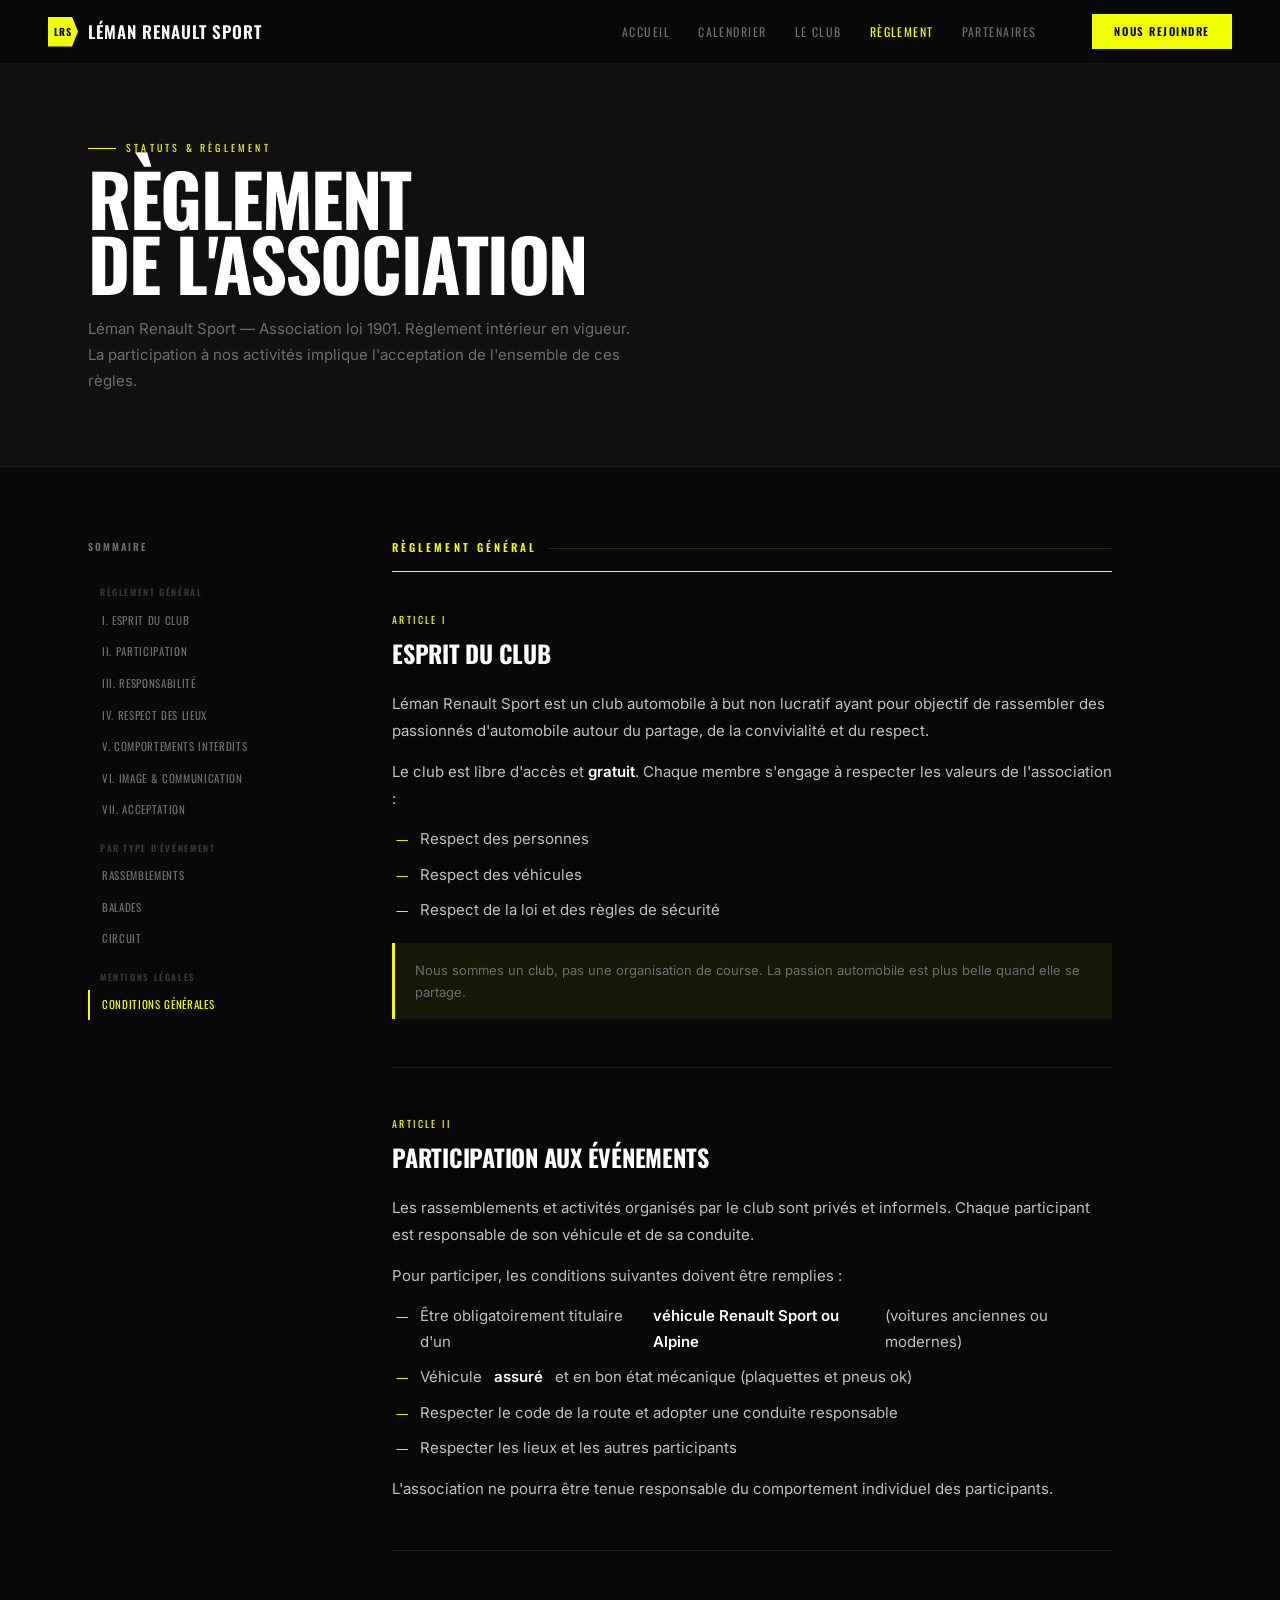
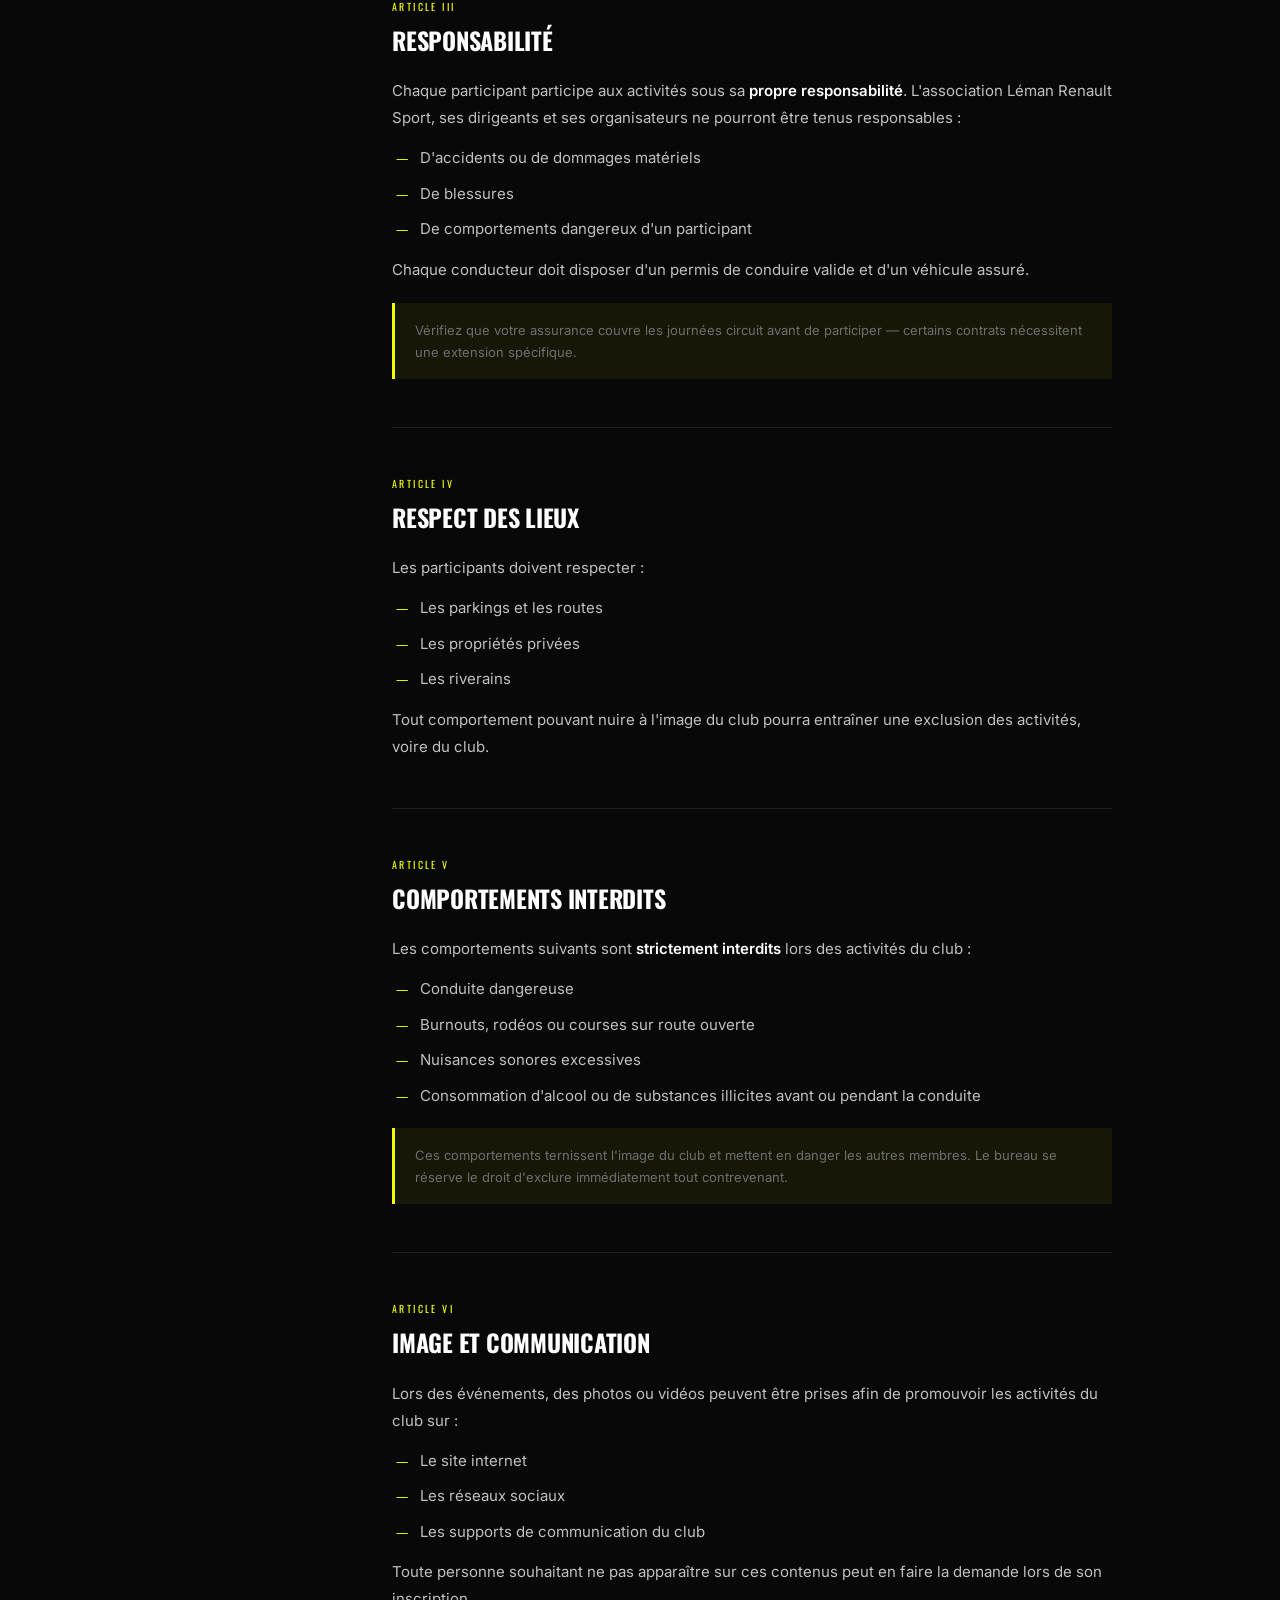
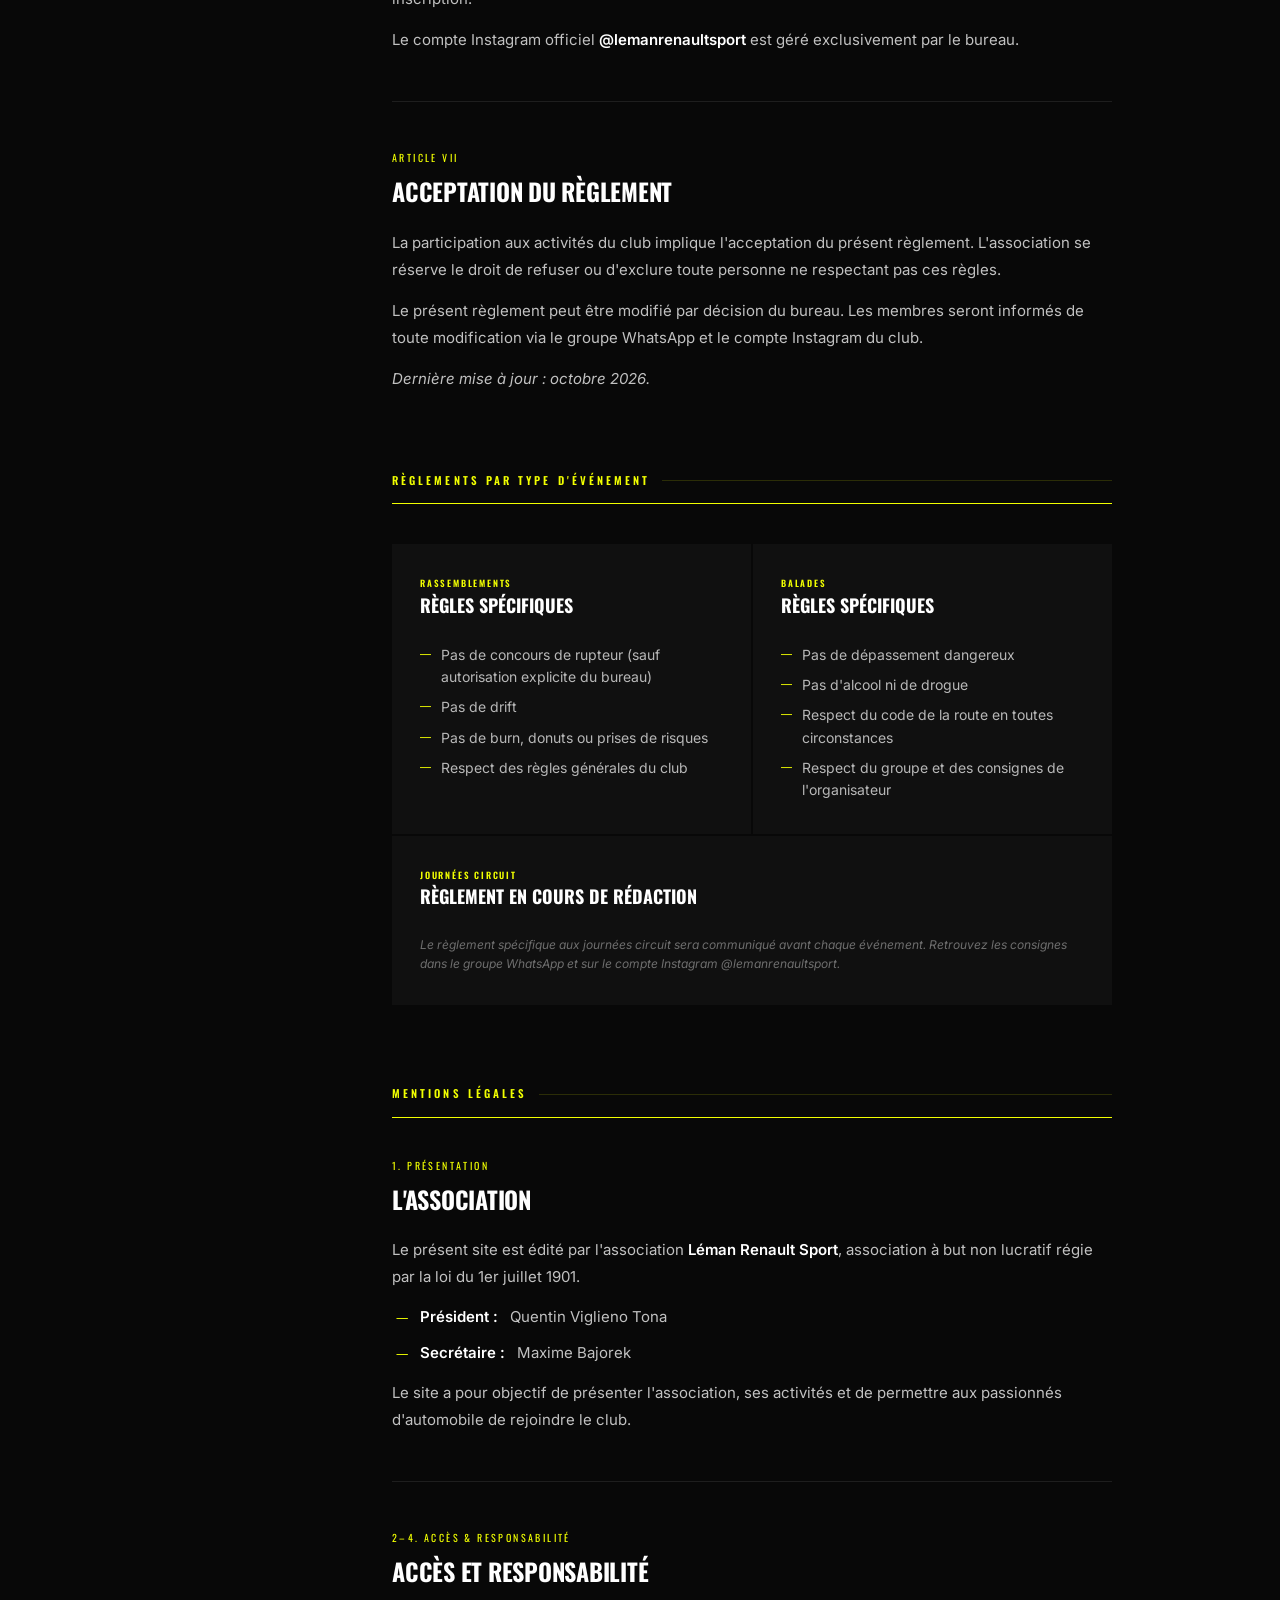
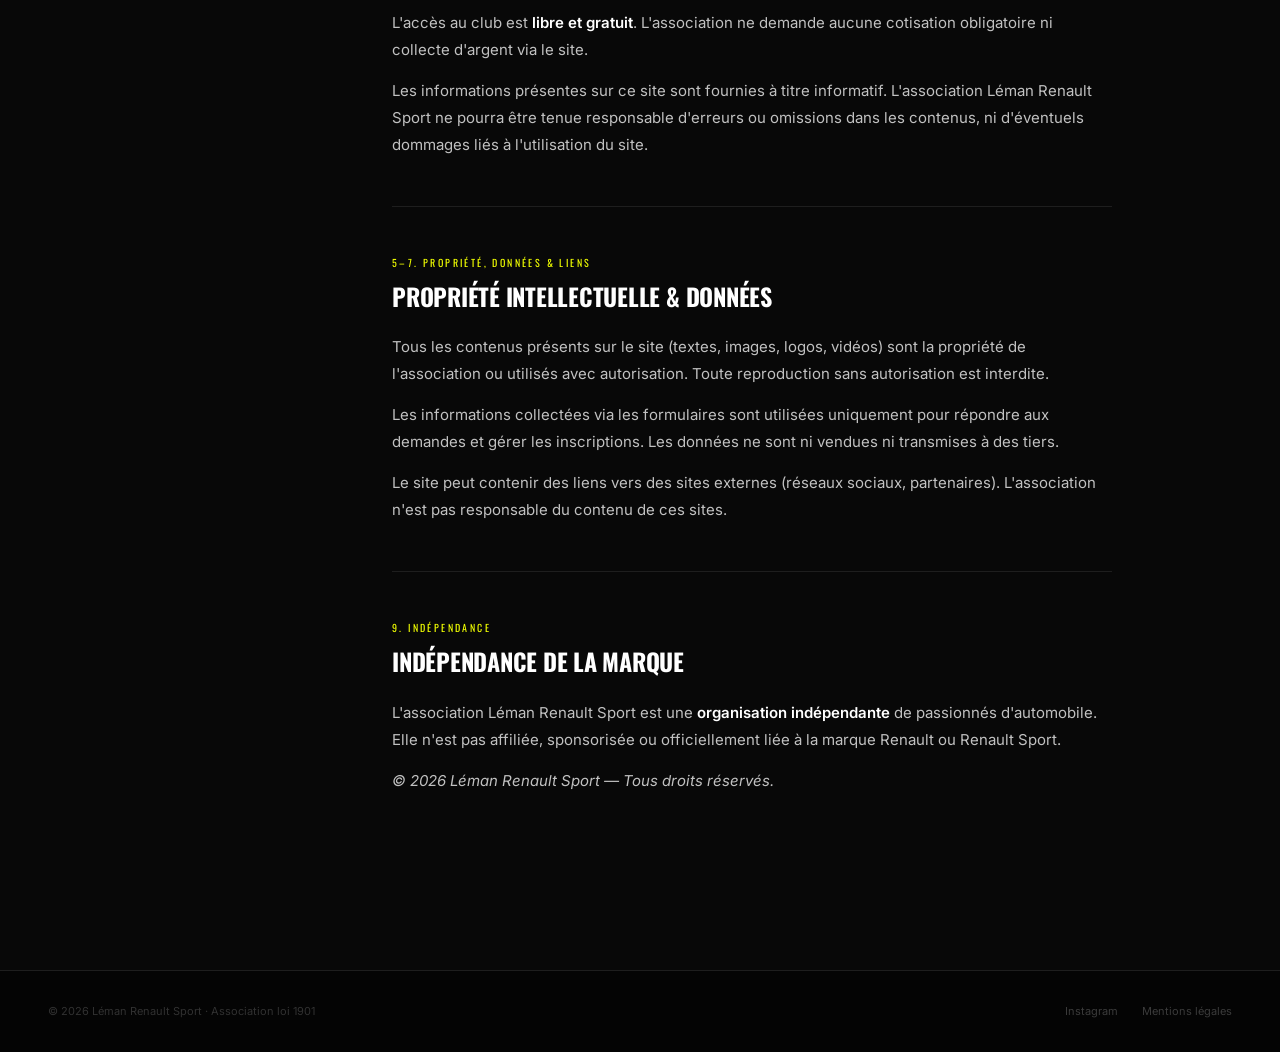
<file: reglements.html>
<!DOCTYPE html>
<html lang="fr">
<head>
<meta charset="UTF-8">
<meta name="viewport" content="width=device-width, initial-scale=1.0">
<link rel="icon" type="image/png" href="assets/logo/logo_LRS.png">
<title>Règlement — Léman Renault Sport</title>
<link rel="preconnect" href="https://fonts.googleapis.com">
<link rel="preconnect" href="https://fonts.gstatic.com" crossorigin>
<link href="https://fonts.googleapis.com/css2?family=Oswald:wght@300;400;500;600;700&family=Inter:wght@300;400;500;600&display=swap" rel="stylesheet">
<style>
:root {
  --bg: #080808; --surface: #101010; --surface-2: #161616;
  --fg: #ffffff; --muted: #6e6e6e; --border: #1e1e1e; --accent: #f1ff00;
}
*, *::before, *::after { box-sizing: border-box; margin: 0; padding: 0; }
body { background: var(--bg); color: var(--fg); font-family: 'Inter', system-ui, sans-serif; overflow-x: hidden; line-height: 1.6; }

nav { position: fixed; top: 0; left: 0; right: 0; z-index: 200; height: 64px; display: flex; align-items: center; padding: 0 48px; background: rgba(8,8,8,0.9); backdrop-filter: blur(16px); border-bottom: 1px solid rgba(255,255,255,0.06); }
.nav-logo { display: flex; align-items: center; gap: 10px; margin-right: auto; font-family: 'Oswald', sans-serif; font-size: 17px; font-weight: 600; letter-spacing: 0.06em; text-transform: uppercase; color: var(--fg); text-decoration: none; }
.logo-badge { width: 30px; height: 30px; background: var(--accent); display: flex; align-items: center; justify-content: center; clip-path: polygon(0 0, 80% 0, 100% 50%, 80% 100%, 0 100%); }
.logo-badge span { font-family: 'Oswald', sans-serif; font-size: 10px; font-weight: 700; color: #000; }
.nav-links { display: flex; align-items: center; gap: 28px; list-style: none; }
.nav-links a { font-family: 'Oswald', sans-serif; font-size: 12px; font-weight: 400; letter-spacing: 0.12em; text-transform: uppercase; color: var(--muted); text-decoration: none; transition: color 0.2s; }
.nav-links a:hover { color: var(--fg); }
.nav-links a.active { color: var(--accent); }
.nav-join { margin-left: 28px; padding: 9px 22px; background: var(--accent); color: #000; font-family: 'Oswald', sans-serif; font-size: 11px; font-weight: 600; letter-spacing: 0.14em; text-transform: uppercase; text-decoration: none; transition: background 0.2s; }
.nav-join:hover { background: #fff; }

.container { max-width: 1200px; margin: 0 auto; padding: 0 48px; }
.eyebrow { font-family: 'Oswald', sans-serif; font-size: 10px; font-weight: 400; letter-spacing: 0.32em; text-transform: uppercase; color: var(--accent); margin-bottom: 10px; display: flex; align-items: center; gap: 10px; }
.eyebrow::before { content: ''; display: block; width: 28px; height: 1px; background: var(--accent); }

.page-header { padding: 140px 0 72px; background: var(--surface); border-bottom: 1px solid var(--border); }
.page-title { font-family: 'Oswald', sans-serif; font-size: clamp(40px, 6vw, 72px); font-weight: 700; text-transform: uppercase; letter-spacing: -0.02em; line-height: 0.9; margin-bottom: 20px; }
.page-lead { font-size: 15px; color: var(--muted); max-width: 560px; line-height: 1.75; }

/* LAYOUT */
.doc-layout { display: grid; grid-template-columns: 240px 1fr; gap: 64px; padding: 72px 0 96px; align-items: start; }
.doc-toc { position: sticky; top: 80px; }
.toc-label { font-family: 'Oswald', sans-serif; font-size: 10px; font-weight: 600; letter-spacing: 0.2em; text-transform: uppercase; color: var(--muted); margin-bottom: 16px; }
.toc-list { list-style: none; display: flex; flex-direction: column; gap: 2px; }
.toc-group-label { font-family: 'Oswald', sans-serif; font-size: 9px; font-weight: 600; letter-spacing: 0.18em; text-transform: uppercase; color: rgba(255,255,255,0.2); padding: 14px 12px 4px; }
.toc-list li a {
  display: block; padding: 6px 12px;
  font-family: 'Oswald', sans-serif; font-size: 11px; font-weight: 400;
  letter-spacing: 0.06em; text-transform: uppercase; color: var(--muted);
  text-decoration: none; border-left: 2px solid transparent;
  transition: color 0.2s, border-color 0.2s;
}
.toc-list li a:hover { color: var(--fg); border-left-color: var(--border); }
.toc-list li a.active { color: var(--accent); border-left-color: var(--accent); }

/* CONTENT */
.doc-content { max-width: 720px; }
.doc-chapter { margin-bottom: 80px; }
.doc-chapter-title {
  font-family: 'Oswald', sans-serif; font-size: 11px; font-weight: 600;
  letter-spacing: 0.28em; text-transform: uppercase; color: var(--accent);
  padding-bottom: 14px; border-bottom: 1px solid var(--accent);
  margin-bottom: 40px; display: flex; align-items: center; gap: 12px;
}
.doc-chapter-title::after { content: ''; flex: 1; height: 1px; background: rgba(241,255,0,0.15); }
.doc-section { margin-bottom: 48px; padding-bottom: 48px; border-bottom: 1px solid var(--border); }
.doc-section:last-child { border-bottom: none; margin-bottom: 0; padding-bottom: 0; }
.doc-section-n { font-family: 'Oswald', sans-serif; font-size: 10px; font-weight: 400; letter-spacing: 0.24em; text-transform: uppercase; color: var(--accent); margin-bottom: 6px; }
.doc-section h2 { font-family: 'Oswald', sans-serif; font-size: 24px; font-weight: 700; text-transform: uppercase; letter-spacing: -0.01em; margin-bottom: 18px; }
.doc-section p { font-size: 15px; color: rgba(255,255,255,0.75); line-height: 1.8; margin-bottom: 14px; }
.doc-section p:last-child { margin-bottom: 0; }
.doc-section ul { list-style: none; display: flex; flex-direction: column; gap: 10px; margin-bottom: 14px; padding-left: 4px; }
.doc-section ul li { font-size: 15px; color: rgba(255,255,255,0.75); line-height: 1.7; display: flex; align-items: flex-start; gap: 12px; }
.doc-section ul li::before { content: '—'; color: var(--accent); flex-shrink: 0; font-family: 'Oswald', sans-serif; font-size: 12px; margin-top: 3px; }
.doc-section strong { color: var(--fg); font-weight: 600; }
.doc-note { margin-top: 20px; padding: 16px 20px; background: rgba(241,255,0,0.06); border-left: 3px solid var(--accent); }
.doc-note p { font-size: 13px; color: var(--muted); margin: 0; line-height: 1.7; }

/* specific ruleset cards */
.rules-grid { display: grid; grid-template-columns: repeat(2, 1fr); gap: 2px; margin-bottom: 48px; }
.rule-card { padding: 32px 28px; background: var(--surface); display: flex; flex-direction: column; gap: 20px; }
.rule-card-label { font-family: 'Oswald', sans-serif; font-size: 9px; font-weight: 600; letter-spacing: 0.2em; text-transform: uppercase; color: var(--accent); }
.rule-card h3 { font-family: 'Oswald', sans-serif; font-size: 18px; font-weight: 700; text-transform: uppercase; margin-bottom: 4px; }
.rule-card ul { list-style: none; display: flex; flex-direction: column; gap: 8px; }
.rule-card ul li { font-size: 14px; color: rgba(255,255,255,0.7); display: flex; align-items: flex-start; gap: 10px; line-height: 1.6; }
.rule-card ul li::before { content: '—'; color: var(--accent); flex-shrink: 0; font-size: 11px; margin-top: 2px; }
.rule-card-note { font-size: 12px; color: var(--muted); font-style: italic; }

footer { background: #040404; border-top: 1px solid var(--border); padding: 32px 48px; }
.footer-bottom { max-width: 1200px; margin: 0 auto; display: flex; align-items: center; justify-content: space-between; }
.footer-bottom p { font-size: 11px; color: rgba(255,255,255,0.18); }
.footer-bottom a { font-size: 11px; color: rgba(255,255,255,0.22); text-decoration: none; }

@media (max-width: 900px) {
  .doc-layout { grid-template-columns: 1fr; }
  .doc-toc { display: none; }
  .rules-grid { grid-template-columns: 1fr; }
}
@media (max-width: 768px) {
  nav { padding: 0 24px; }
  .container { padding: 0 24px; }
  .page-header { padding: 112px 0 48px; }
  footer { padding: 28px 24px; }
}
</style>
<link rel="stylesheet" href="mobile-nav.css">
</head>
<body>

<nav data-od-id="nav">
  <a href="index.html" class="nav-logo">
    <div class="logo-badge"><span>LRS</span></div>
    Léman Renault Sport
  </a>
  <ul class="nav-links" id="nav-links">
    <li><a href="index.html">Accueil</a></li>
    <li><a href="calendrier.html">Calendrier</a></li>
    <li><a href="notre-structure.html">Le Club</a></li>
    <li><a href="reglements.html" class="active">Règlement</a></li>
    <li><a href="partenaires.html">Partenaires</a></li>
    <li><a href="nous-rejoindre.html" class="nav-mobile-join">Nous Rejoindre</a></li>
  </ul>
  <a href="nous-rejoindre.html" class="nav-join">Nous Rejoindre</a>
  <button class="nav-burger" type="button" aria-label="Ouvrir le menu" aria-controls="nav-links" aria-expanded="false">
    <span></span><span></span><span></span>
  </button>
</nav>

<div class="page-header" data-od-id="page-header">
  <div class="container">
    <p class="eyebrow">Statuts &amp; Règlement</p>
    <h1 class="page-title">Règlement<br>de l'association</h1>
    <p class="page-lead">Léman Renault Sport — Association loi 1901. Règlement intérieur en vigueur. La participation à nos activités implique l'acceptation de l'ensemble de ces règles.</p>
  </div>
</div>

<div class="container">
  <div class="doc-layout">
    <aside class="doc-toc" data-od-id="doc-toc">
      <div class="toc-label">Sommaire</div>
      <ul class="toc-list">
        <div class="toc-group-label">Règlement général</div>
        <li><a href="#art1" class="active">I. Esprit du club</a></li>
        <li><a href="#art2">II. Participation</a></li>
        <li><a href="#art3">III. Responsabilité</a></li>
        <li><a href="#art4">IV. Respect des lieux</a></li>
        <li><a href="#art5">V. Comportements interdits</a></li>
        <li><a href="#art6">VI. Image &amp; communication</a></li>
        <li><a href="#art7">VII. Acceptation</a></li>
        <div class="toc-group-label">Par type d'événement</div>
        <li><a href="#rassemblement">Rassemblements</a></li>
        <li><a href="#balade">Balades</a></li>
        <li><a href="#circuit">Circuit</a></li>
        <div class="toc-group-label">Mentions légales</div>
        <li><a href="#cg">Conditions générales</a></li>
      </ul>
    </aside>

    <div class="doc-content" data-od-id="doc-content">

      <!-- RÈGLEMENT GÉNÉRAL -->
      <div class="doc-chapter" data-od-id="chapter-general">
        <div class="doc-chapter-title">Règlement général</div>

        <div class="doc-section" id="art1">
          <div class="doc-section-n">Article I</div>
          <h2>Esprit du club</h2>
          <p>Léman Renault Sport est un club automobile à but non lucratif ayant pour objectif de rassembler des passionnés d'automobile autour du partage, de la convivialité et du respect.</p>
          <p>Le club est libre d'accès et <strong>gratuit</strong>. Chaque membre s'engage à respecter les valeurs de l'association :</p>
          <ul>
            <li>Respect des personnes</li>
            <li>Respect des véhicules</li>
            <li>Respect de la loi et des règles de sécurité</li>
          </ul>
          <div class="doc-note">
            <p>Nous sommes un club, pas une organisation de course. La passion automobile est plus belle quand elle se partage.</p>
          </div>
        </div>

        <div class="doc-section" id="art2">
          <div class="doc-section-n">Article II</div>
          <h2>Participation aux événements</h2>
          <p>Les rassemblements et activités organisés par le club sont privés et informels. Chaque participant est responsable de son véhicule et de sa conduite.</p>
          <p>Pour participer, les conditions suivantes doivent être remplies :</p>
          <ul>
            <li>Être obligatoirement titulaire d'un <strong>véhicule Renault Sport ou Alpine</strong> (voitures anciennes ou modernes)</li>
            <li>Véhicule <strong>assuré</strong> et en bon état mécanique (plaquettes et pneus ok)</li>
            <li>Respecter le code de la route et adopter une conduite responsable</li>
            <li>Respecter les lieux et les autres participants</li>
          </ul>
          <p>L'association ne pourra être tenue responsable du comportement individuel des participants.</p>
        </div>

        <div class="doc-section" id="art3">
          <div class="doc-section-n">Article III</div>
          <h2>Responsabilité</h2>
          <p>Chaque participant participe aux activités sous sa <strong>propre responsabilité</strong>. L'association Léman Renault Sport, ses dirigeants et ses organisateurs ne pourront être tenus responsables :</p>
          <ul>
            <li>D'accidents ou de dommages matériels</li>
            <li>De blessures</li>
            <li>De comportements dangereux d'un participant</li>
          </ul>
          <p>Chaque conducteur doit disposer d'un permis de conduire valide et d'un véhicule assuré.</p>
          <div class="doc-note">
            <p>Vérifiez que votre assurance couvre les journées circuit avant de participer — certains contrats nécessitent une extension spécifique.</p>
          </div>
        </div>

        <div class="doc-section" id="art4">
          <div class="doc-section-n">Article IV</div>
          <h2>Respect des lieux</h2>
          <p>Les participants doivent respecter :</p>
          <ul>
            <li>Les parkings et les routes</li>
            <li>Les propriétés privées</li>
            <li>Les riverains</li>
          </ul>
          <p>Tout comportement pouvant nuire à l'image du club pourra entraîner une exclusion des activités, voire du club.</p>
        </div>

        <div class="doc-section" id="art5">
          <div class="doc-section-n">Article V</div>
          <h2>Comportements interdits</h2>
          <p>Les comportements suivants sont <strong>strictement interdits</strong> lors des activités du club :</p>
          <ul>
            <li>Conduite dangereuse</li>
            <li>Burnouts, rodéos ou courses sur route ouverte</li>
            <li>Nuisances sonores excessives</li>
            <li>Consommation d'alcool ou de substances illicites avant ou pendant la conduite</li>
          </ul>
          <div class="doc-note">
            <p>Ces comportements ternissent l'image du club et mettent en danger les autres membres. Le bureau se réserve le droit d'exclure immédiatement tout contrevenant.</p>
          </div>
        </div>

        <div class="doc-section" id="art6">
          <div class="doc-section-n">Article VI</div>
          <h2>Image et communication</h2>
          <p>Lors des événements, des photos ou vidéos peuvent être prises afin de promouvoir les activités du club sur :</p>
          <ul>
            <li>Le site internet</li>
            <li>Les réseaux sociaux</li>
            <li>Les supports de communication du club</li>
          </ul>
          <p>Toute personne souhaitant ne pas apparaître sur ces contenus peut en faire la demande lors de son inscription.</p>
          <p>Le compte Instagram officiel <strong>@lemanrenaultsport</strong> est géré exclusivement par le bureau.</p>
        </div>

        <div class="doc-section" id="art7">
          <div class="doc-section-n">Article VII</div>
          <h2>Acceptation du règlement</h2>
          <p>La participation aux activités du club implique l'acceptation du présent règlement. L'association se réserve le droit de refuser ou d'exclure toute personne ne respectant pas ces règles.</p>
          <p>Le présent règlement peut être modifié par décision du bureau. Les membres seront informés de toute modification via le groupe WhatsApp et le compte Instagram du club.</p>
          <p><em>Dernière mise à jour : octobre 2026.</em></p>
        </div>
      </div>

      <!-- RÈGLEMENTS PAR TYPE -->
      <div class="doc-chapter" data-od-id="chapter-specifiques">
        <div class="doc-chapter-title">Règlements par type d'événement</div>

        <div class="rules-grid">
          <div class="rule-card" id="rassemblement" data-od-id="rule-rassemblement">
            <div>
              <div class="rule-card-label">Rassemblements</div>
              <h3>Règles spécifiques</h3>
            </div>
            <ul>
              <li>Pas de concours de rupteur (sauf autorisation explicite du bureau)</li>
              <li>Pas de drift</li>
              <li>Pas de burn, donuts ou prises de risques</li>
              <li>Respect des règles générales du club</li>
            </ul>
          </div>

          <div class="rule-card" id="balade" data-od-id="rule-balade">
            <div>
              <div class="rule-card-label">Balades</div>
              <h3>Règles spécifiques</h3>
            </div>
            <ul>
              <li>Pas de dépassement dangereux</li>
              <li>Pas d'alcool ni de drogue</li>
              <li>Respect du code de la route en toutes circonstances</li>
              <li>Respect du groupe et des consignes de l'organisateur</li>
            </ul>
          </div>

          <div class="rule-card" id="circuit" data-od-id="rule-circuit" style="grid-column: span 2;">
            <div>
              <div class="rule-card-label">Journées circuit</div>
              <h3>Règlement en cours de rédaction</h3>
            </div>
            <p class="rule-card-note">Le règlement spécifique aux journées circuit sera communiqué avant chaque événement. Retrouvez les consignes dans le groupe WhatsApp et sur le compte Instagram @lemanrenaultsport.</p>
          </div>
        </div>
      </div>

      <!-- MENTIONS LÉGALES / CG -->
      <div class="doc-chapter" data-od-id="chapter-cg">
        <div class="doc-chapter-title">Mentions légales</div>

        <div class="doc-section" id="cg">
          <div class="doc-section-n">1. Présentation</div>
          <h2>L'association</h2>
          <p>Le présent site est édité par l'association <strong>Léman Renault Sport</strong>, association à but non lucratif régie par la loi du 1er juillet 1901.</p>
          <ul>
            <li><strong>Président :</strong> Quentin Viglieno Tona</li>
            <li><strong>Secrétaire :</strong> Maxime Bajorek</li>
          </ul>
          <p>Le site a pour objectif de présenter l'association, ses activités et de permettre aux passionnés d'automobile de rejoindre le club.</p>
        </div>

        <div class="doc-section">
          <div class="doc-section-n">2–4. Accès &amp; responsabilité</div>
          <h2>Accès et responsabilité</h2>
          <p>L'accès au club est <strong>libre et gratuit</strong>. L'association ne demande aucune cotisation obligatoire ni collecte d'argent via le site.</p>
          <p>Les informations présentes sur ce site sont fournies à titre informatif. L'association Léman Renault Sport ne pourra être tenue responsable d'erreurs ou omissions dans les contenus, ni d'éventuels dommages liés à l'utilisation du site.</p>
        </div>

        <div class="doc-section">
          <div class="doc-section-n">5–7. Propriété, données &amp; liens</div>
          <h2>Propriété intellectuelle &amp; données</h2>
          <p>Tous les contenus présents sur le site (textes, images, logos, vidéos) sont la propriété de l'association ou utilisés avec autorisation. Toute reproduction sans autorisation est interdite.</p>
          <p>Les informations collectées via les formulaires sont utilisées uniquement pour répondre aux demandes et gérer les inscriptions. Les données ne sont ni vendues ni transmises à des tiers.</p>
          <p>Le site peut contenir des liens vers des sites externes (réseaux sociaux, partenaires). L'association n'est pas responsable du contenu de ces sites.</p>
        </div>

        <div class="doc-section">
          <div class="doc-section-n">9. Indépendance</div>
          <h2>Indépendance de la marque</h2>
          <p>L'association Léman Renault Sport est une <strong>organisation indépendante</strong> de passionnés d'automobile. Elle n'est pas affiliée, sponsorisée ou officiellement liée à la marque Renault ou Renault Sport.</p>
          <p><em>© 2026 Léman Renault Sport — Tous droits réservés.</em></p>
        </div>
      </div>

    </div>
  </div>
</div>

<footer>
  <div class="footer-bottom">
    <p>© 2026 Léman Renault Sport · Association loi 1901</p>
    <div style="display:flex;align-items:center;gap:24px;">
      <a href="https://ig.me/m/leman.renault.sport" target="_blank" rel="noopener">Instagram</a>
      <a href="#cg">Mentions légales</a>
    </div>
  </div>
</footer>

<script>
const sections = document.querySelectorAll('.doc-section[id], .rule-card[id], .doc-chapter[id]');
const tocLinks = document.querySelectorAll('.toc-list a');
const observer = new IntersectionObserver(entries => {
  entries.forEach(e => {
    if (e.isIntersecting) {
      tocLinks.forEach(l => l.classList.remove('active'));
      const active = document.querySelector(`.toc-list a[href="#${e.target.id}"]`);
      if (active) active.classList.add('active');
    }
  });
}, { rootMargin: '-64px 0px -60% 0px' });
sections.forEach(s => observer.observe(s));
</script>
<script src="mobile-nav.js"></script>
</body>
</html>
</file>
<file: mobile-nav.css>
.nav-burger {
  display: none;
  flex-direction: column;
  gap: 5px;
  margin-left: auto;
  padding: 6px;
  border: 0;
  background: transparent;
  color: inherit;
  cursor: pointer;
  touch-action: manipulation;
  user-select: none;
  -webkit-user-select: none;
}

.nav-burger span {
  display: block;
  width: 22px;
  height: 2px;
  background: currentColor;
}

.nav-mobile-join {
  display: none;
}

@media (max-width: 768px) {
  .nav-links,
  .nav-join {
    display: none;
  }

  .nav-burger {
    display: flex;
  }

  .nav-links.is-open {
    position: absolute;
    top: 64px;
    left: 0;
    right: 0;
    display: flex;
    flex-direction: column;
    align-items: stretch;
    gap: 0;
    max-height: calc(100dvh - 64px);
    padding: 10px 24px 18px;
    overflow-y: auto;
    background: rgba(8, 8, 8, 0.98);
    border-bottom: 1px solid rgba(255, 255, 255, 0.08);
  }

  .nav-links.is-open a {
    display: block;
    padding: 13px 0;
    font-size: 14px;
  }

  .nav-links.is-open .nav-mobile-join {
    display: block;
    margin-top: 8px;
    padding: 11px 14px;
    background: var(--accent);
    color: #000;
    text-align: center;
  }
}
</file>
